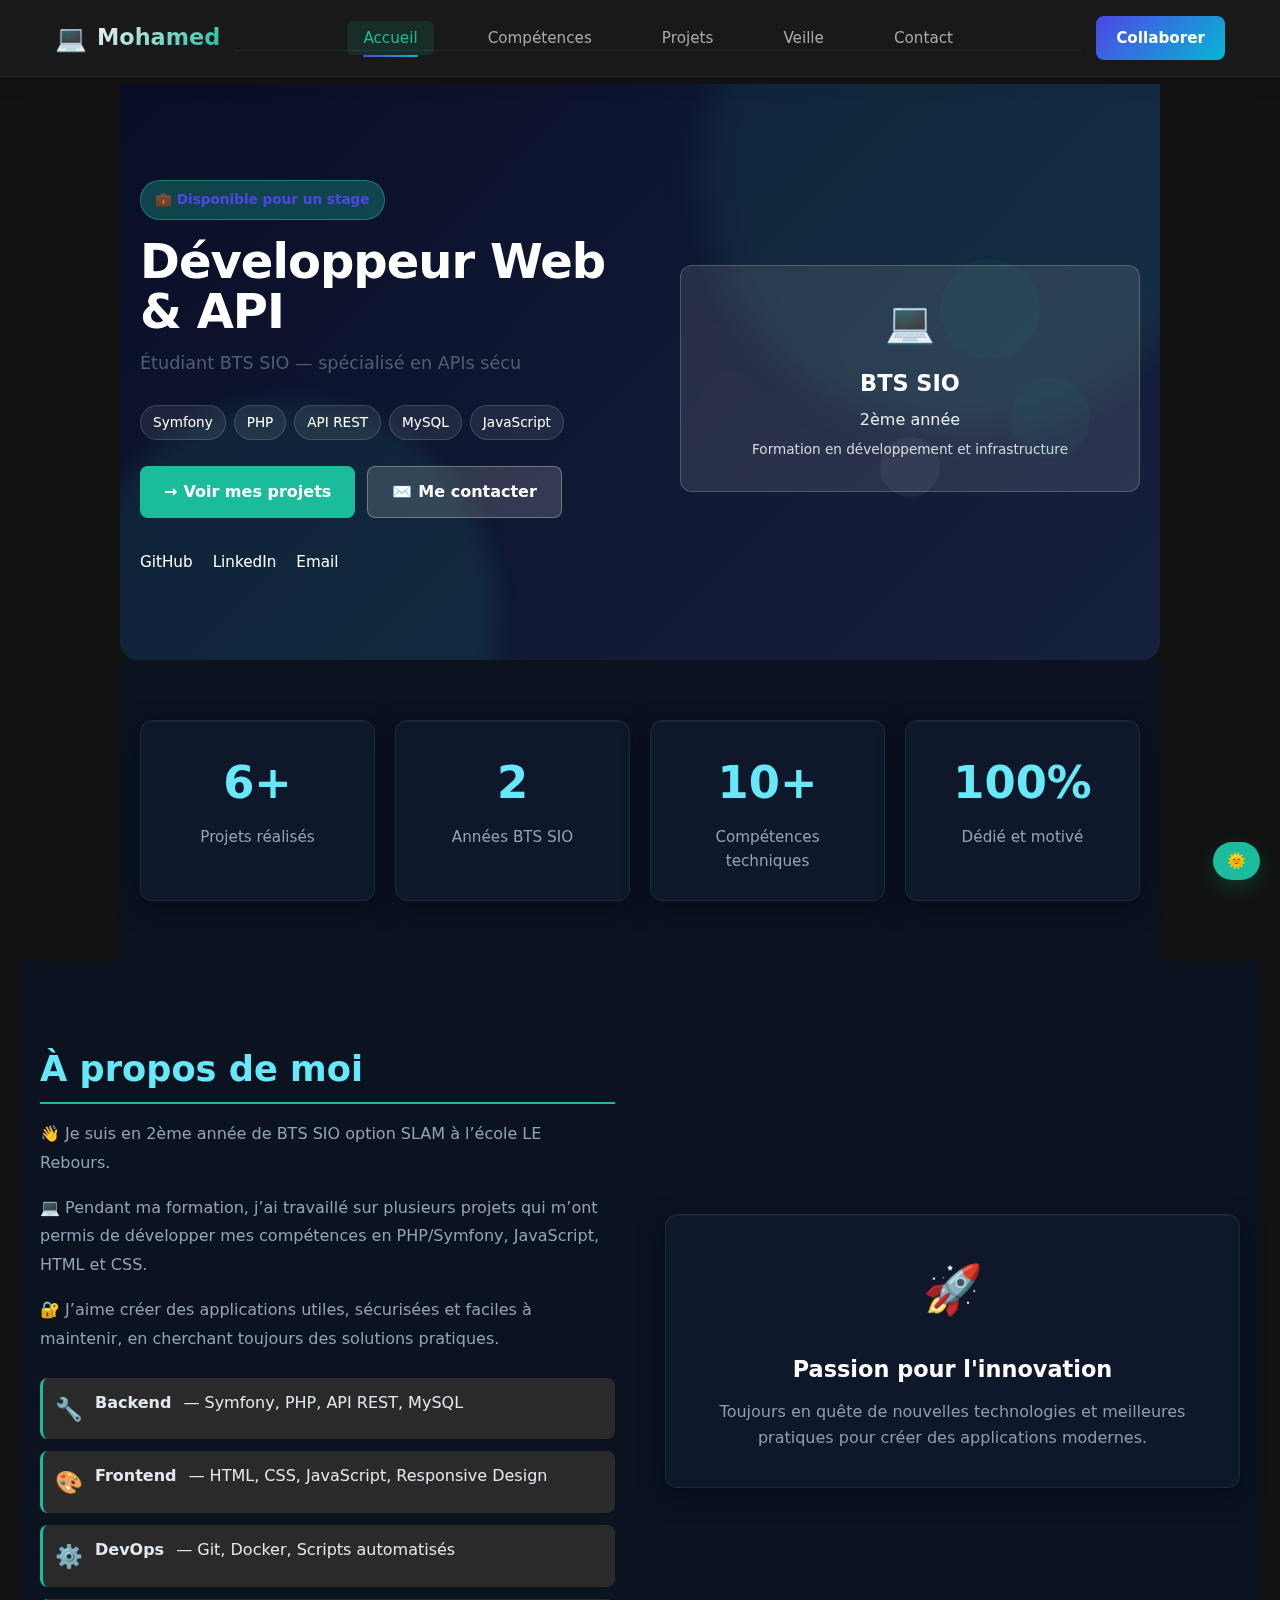
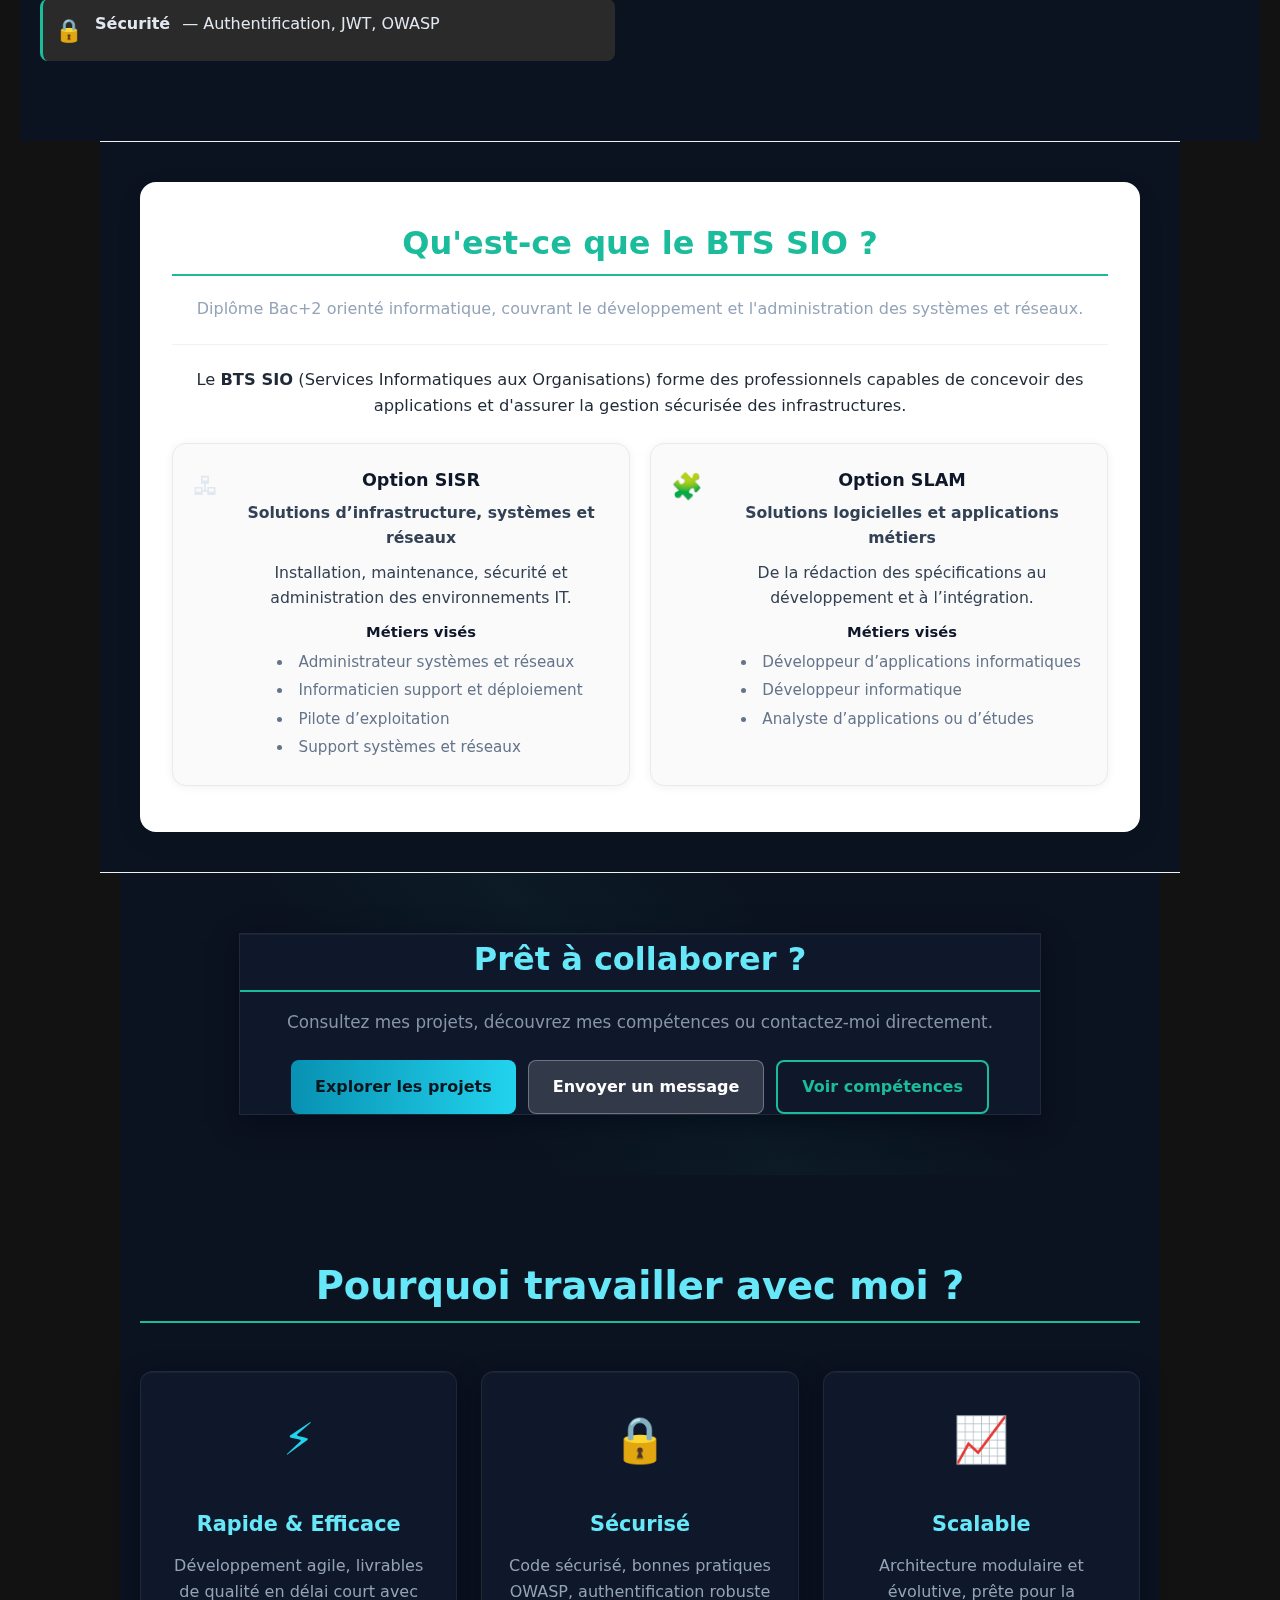
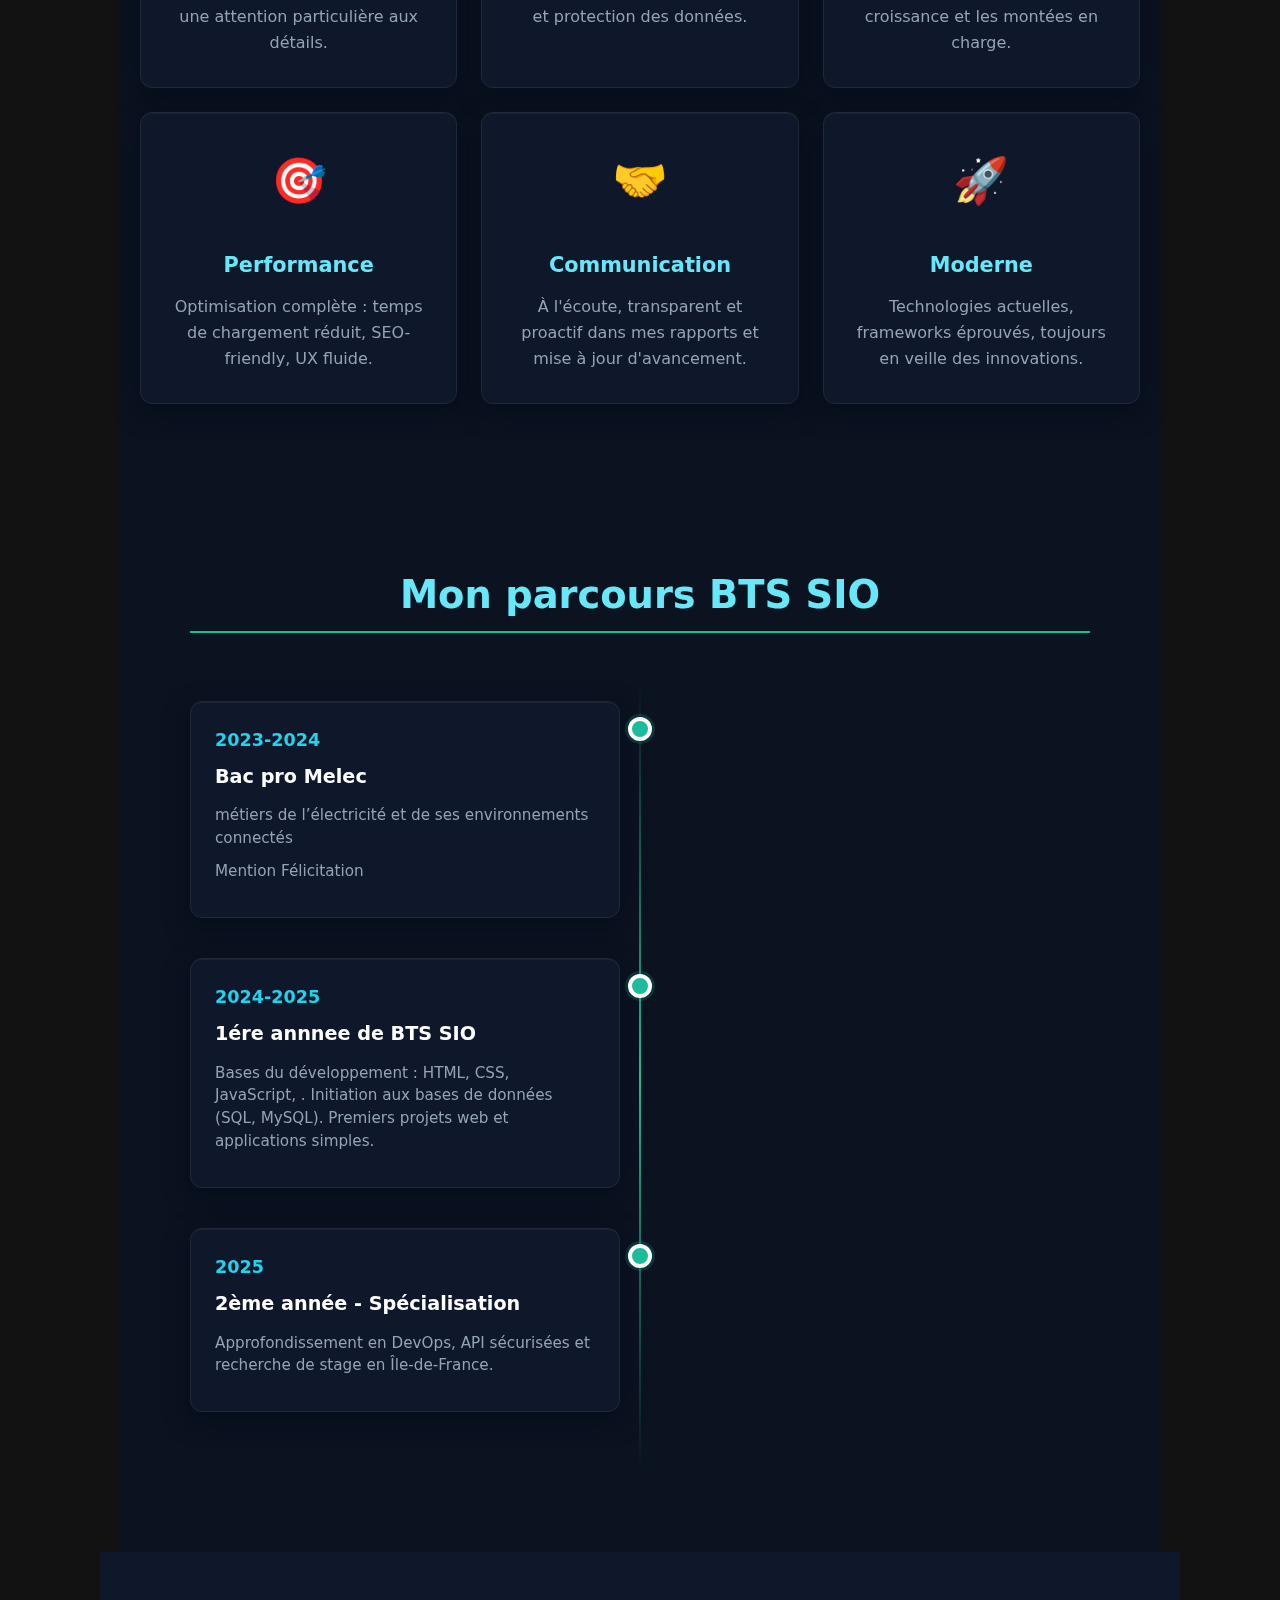
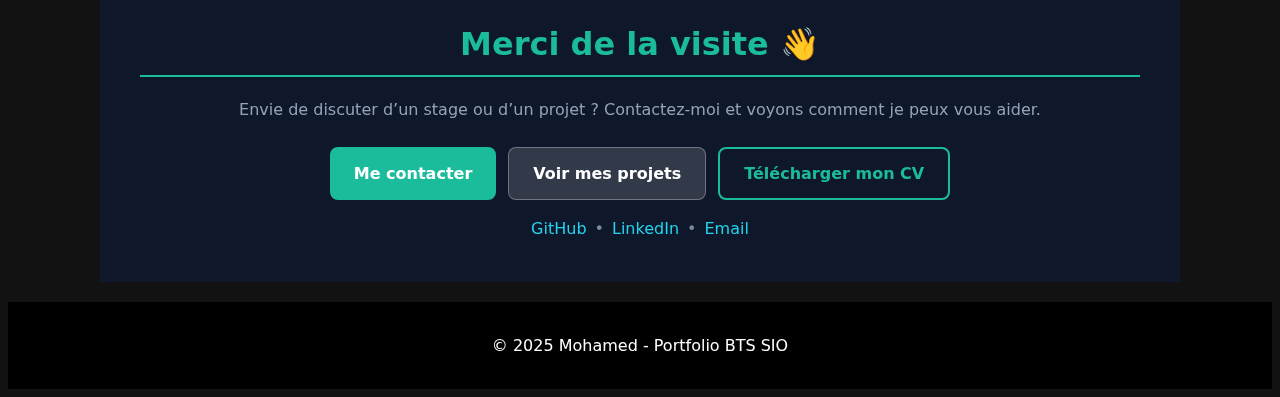
<file: index.html>
<!DOCTYPE html>
<html lang="fr">
<head>
  <meta charset="UTF-8">
  <meta name="viewport" content="width=device-width, initial-scale=1.0">
  <title>Accueil - Portfolio Mohamed</title>
  <link rel="stylesheet" href="style.css">
</head>
<body>
  <!-- Navbar Professionnelle -->
  <nav class="navbar">
    <div class="navbar-container">
      <div class="navbar-brand">
        <a href="index.html" class="logo">
          <span class="logo-icon">💻</span>
          <span class="logo-text">Mohamed</span>
        </a>
      </div>

      <button class="hamburger" id="hamburger" aria-label="Menu">
        <span></span>
        <span></span>
        <span></span>
      </button>

      <ul class="navbar-menu" id="navbarMenu">
        <li><a href="index.html" class="nav-link active">Accueil</a></li>
        <li><a href="competences.html" class="nav-link">Compétences</a></li>
        <li><a href="projets.html" class="nav-link">Projets</a></li>
        <li><a href="veille.html" class="nav-link">Veille</a></li>
        <li><a href="contact.html" class="nav-link">Contact</a></li>
      </ul>

      <div class="navbar-actions">
        <a href="contact.html" class="btn btn-nav-primary">Collaborer</a>
      </div>
    </div>
    <div class="scroll-indicator"></div>
  </nav>

  <main>
    <!-- Hero Section -->
    <section class="hero fade-in">
      <div class="hero-content">
        <div class="hero-text">
          <div class="hero-badge">💼 Disponible pour un stage</div>
          <h1 class="hero-title">Développeur Web & API</h1>
          <p class="hero-subtitle">Étudiant BTS SIO — spécialisé en <span class="hero-typed" data-phrases='["APIs sécurisées","applications web performantes","solutions évolutives"]'></span></p>
          <p class="hero-description">
            <span class="tech-chip">Symfony</span>
            <span class="tech-chip">PHP</span>
            <span class="tech-chip">API REST</span>
            <span class="tech-chip">MySQL</span>
            <span class="tech-chip">JavaScript</span>
          </p>
          
          <div class="hero-cta">
            <a href="projets.html" class="btn btn-primary">
              <span class="btn-icon">→</span> Voir mes projets
            </a>
            <a href="contact.html" class="btn btn-secondary">
              <span class="btn-icon">✉️</span> Me contacter
            </a>
          </div>

          <div class="hero-social">
            <a href="https://github.com/tonprofil" target="_blank" rel="noopener" class="social-link" aria-label="GitHub">
              <span>GitHub</span>
            </a>
            <a href="https://linkedin.com/in/tonprofil" target="_blank" rel="noopener" class="social-link" aria-label="LinkedIn">
              <span>LinkedIn</span>
            </a>
            <a href="mailto:mohamed@example.com" class="social-link" aria-label="Email">
              <span>Email</span>
            </a>
          </div>
        </div>
        <div class="hero-visual">
          <div class="hero-card animate-float">
            <div class="card-icon">💻</div>
            <div class="card-content">
              <h3>BTS SIO</h3>
              <p>2ème année</p>
              <p class="small">Formation en développement et infrastructure</p>
            </div>
          </div>
          <div class="floating-shapes">
            <div class="shape shape-1"></div>
            <div class="shape shape-2"></div>
            <div class="shape shape-3"></div>
          </div>
        </div>
      </div>
    </section>

    <!-- Stats Section -->
    <section class="stats-section fade-in">
      <div class="stats-grid">
        <div class="stat-card">
          <h3 class="stat-number">6+</h3>
          <p class="stat-label">Projets réalisés</p>
        </div>
        <div class="stat-card">
          <h3 class="stat-number">2</h3>
          <p class="stat-label">Années BTS SIO</p>
        </div>
        <div class="stat-card">
          <h3 class="stat-number">10+</h3>
          <p class="stat-label">Compétences techniques</p>
        </div>
        <div class="stat-card">
          <h3 class="stat-number">100%</h3>
          <p class="stat-label">Dédié et motivé</p>
        </div>
      </div>
    </section>

    <!-- About Section -->
    <section id="about" class="about-section fade-in">
      <div class="about-content">
        <div class="about-text">
          <h2>À propos de moi</h2>
          <p>👋 Je suis en 2ème année de BTS SIO option SLAM à l’école LE Rebours.</p>
          <p>💻 Pendant ma formation, j’ai travaillé sur plusieurs projets qui m’ont permis de développer mes compétences en PHP/Symfony, JavaScript, HTML et CSS.</p>
          <p>🔐 J’aime créer des applications utiles, sécurisées et faciles à maintenir, en cherchant toujours des solutions pratiques.</p>
          
          <div class="skills-highlight">
            <div class="skill">
              <span class="skill-icon">🔧</span>
              <strong>Backend</strong> — Symfony, PHP, API REST, MySQL
            </div>
            <div class="skill">
              <span class="skill-icon">🎨</span>
              <strong>Frontend</strong> — HTML, CSS, JavaScript, Responsive Design
            </div>
            <div class="skill">
              <span class="skill-icon">⚙️</span>
              <strong>DevOps</strong> — Git, Docker, Scripts automatisés
            </div>
            <div class="skill">
              <span class="skill-icon">🔒</span>
              <strong>Sécurité</strong> — Authentification, JWT, OWASP
            </div>
          </div>
        </div>
        <div class="about-visual">
          <div class="card-highlight">
            <div class="highlight-icon">🚀</div>
            <h3>Passion pour l'innovation</h3>
            <p>Toujours en quête de nouvelles technologies et meilleures pratiques pour créer des applications modernes.</p>
          </div>
        </div>
      </div>
    </section>

    <!-- BTS SIO Section -->
    <section class="bts-sio-section fade-in">
      <div class="bts-sio-container">
        <div class="bts-sio-header">
          <h2>Qu'est-ce que le BTS SIO&nbsp;?</h2>
          <p class="bts-sio-lead">Diplôme Bac+2 orienté informatique, couvrant le développement et l'administration des systèmes et réseaux.</p>
        </div>
        <div class="bts-sio-divider"></div>
        <div class="bts-sio-intro">
          Le <strong>BTS SIO</strong> (Services Informatiques aux Organisations) forme des professionnels capables de concevoir des applications et d'assurer la gestion sécurisée des infrastructures.
        </div>
        <div class="bts-sio-options">
          <article class="bts-sio-option">
            <div class="option-icon" aria-hidden="true">🖧</div>
            <div class="option-content">
              <h3>Option SISR</h3>
              <p class="option-subtitle">Solutions d’infrastructure, systèmes et réseaux</p>
              <p>Installation, maintenance, sécurité et administration des environnements IT.</p>
              <div class="option-group">
                <div class="option-title">Métiers visés</div>
                <ul class="option-list">
                  <li>Administrateur systèmes et réseaux</li>
                  <li>Informaticien support et déploiement</li>
                  <li>Pilote d’exploitation</li>
                  <li>Support systèmes et réseaux</li>
                </ul>
              </div>
            </div>
          </article>
          <article class="bts-sio-option">
            <div class="option-icon" aria-hidden="true">🧩</div>
            <div class="option-content">
              <h3>Option SLAM</h3>
              <p class="option-subtitle">Solutions logicielles et applications métiers</p>
              <p>De la rédaction des spécifications au développement et à l’intégration.</p>
              <div class="option-group">
                <div class="option-title">Métiers visés</div>
                <ul class="option-list">
                  <li>Développeur d’applications informatiques</li>
                  <li>Développeur informatique</li>
                  <li>Analyste d’applications ou d’études</li>
                </ul>
              </div>
            </div>
          </article>
        </div>
      </div>
    </section>

    <!-- CTA Section -->
    <section class="cta-section fade-in">
      <div class="cta-content">
        <h2>Prêt à collaborer ?</h2>
        <p>Consultez mes projets, découvrez mes compétences ou contactez-moi directement.</p>
        <div class="cta-buttons">
          <a href="projets.html" class="btn btn-primary">Explorer les projets</a>
          <a href="contact.html" class="btn btn-secondary">Envoyer un message</a>
          <a href="competences.html" class="btn btn-ghost">Voir compétences</a>
        </div>
      </div>
    </section>

    <!-- Features Section -->
    <section class="features-section fade-in">
      <div class="features-container">
        <h2>Pourquoi travailler avec moi ?</h2>
        <div class="features-grid">
          <div class="feature-card">
            <div class="feature-icon">⚡</div>
            <h3>Rapide & Efficace</h3>
            <p>Développement agile, livrables de qualité en délai court avec une attention particulière aux détails.</p>
          </div>
          <div class="feature-card">
            <div class="feature-icon">🔒</div>
            <h3>Sécurisé</h3>
            <p>Code sécurisé, bonnes pratiques OWASP, authentification robuste et protection des données.</p>
          </div>
          <div class="feature-card">
            <div class="feature-icon">📈</div>
            <h3>Scalable</h3>
            <p>Architecture modulaire et évolutive, prête pour la croissance et les montées en charge.</p>
          </div>
          <div class="feature-card">
            <div class="feature-icon">🎯</div>
            <h3>Performance</h3>
            <p>Optimisation complète : temps de chargement réduit, SEO-friendly, UX fluide.</p>
          </div>
          <div class="feature-card">
            <div class="feature-icon">🤝</div>
            <h3>Communication</h3>
            <p>À l'écoute, transparent et proactif dans mes rapports et mise à jour d'avancement.</p>
          </div>
          <div class="feature-card">
            <div class="feature-icon">🚀</div>
            <h3>Moderne</h3>
            <p>Technologies actuelles, frameworks éprouvés, toujours en veille des innovations.</p>
          </div>
        </div>
      </div>
    </section>


    <!-- Timeline Section -->
    <section class="timeline-section fade-in">
      <div class="timeline-container">
        <h2>Mon parcours BTS SIO</h2>
        <div class="timeline">
          <div class="timeline-item">
            <div class="timeline-dot"></div>
            <div class="timeline-content">
              <div class="timeline-year">2023-2024</div>
              <h3>Bac pro Melec</h3>
              <p>métiers de l’électricité et de ses environnements connectés</p>
              <p>Mention Félicitation</p>
            </div>
          </div>
          <div class="timeline-item">
            <div class="timeline-dot"></div>
            <div class="timeline-content">
              <div class="timeline-year">2024-2025</div>
              <h3>1ére annnee de BTS SIO</h3>
              <p>Bases du développement : HTML, CSS, JavaScript, .
              

              Initiation aux bases de données (SQL, MySQL).
              Premiers projets web et applications simples.</p>
            </div>
          </div>
          <div class="timeline-item">
            <div class="timeline-dot"></div>
            <div class="timeline-content">
              <div class="timeline-year">2025</div>
              <h3>2ème année - Spécialisation</h3>
              <p>Approfondissement en DevOps, API sécurisées et recherche de stage en Île-de-France.</p>
            </div>
          </div>
        </div>
      </div>
    </section>



    <!-- Final Section -->
    <section class="final-section fade-in">
      <div class="final-container">
        <h2>Merci de la visite 👋</h2>
        <p>Envie de discuter d’un stage ou d’un projet ? Contactez-moi et voyons comment je peux vous aider.</p>
        <div class="final-actions">
          <a href="contact.html" class="btn btn-primary">Me contacter</a>
          <a href="projets.html" class="btn btn-secondary">Voir mes projets</a>
          <a href="cv.pdf" class="btn btn-ghost" target="_blank" rel="noopener">Télécharger mon CV</a>
        </div>
        <div class="final-links">
          <a href="https://github.com/tonprofil" target="_blank" rel="noopener">GitHub</a>
          <span>•</span>
          <a href="https://linkedin.com/in/tonprofil" target="_blank" rel="noopener">LinkedIn</a>
          <span>•</span>
          <a href="mailto:mohamed@example.com">Email</a>
        </div>
      </div>
    </section>
  </main>
  

  <footer>
    <p>&copy; 2025 Mohamed - Portfolio BTS SIO</p>
    <button id="toggleDarkMode" class="btn-theme" aria-label="Mode sombre">
      <span class="theme-icon">🌙</span>
    </button>
  </footer>

  <script src="script.js"></script>
</body>
</html>
</file>
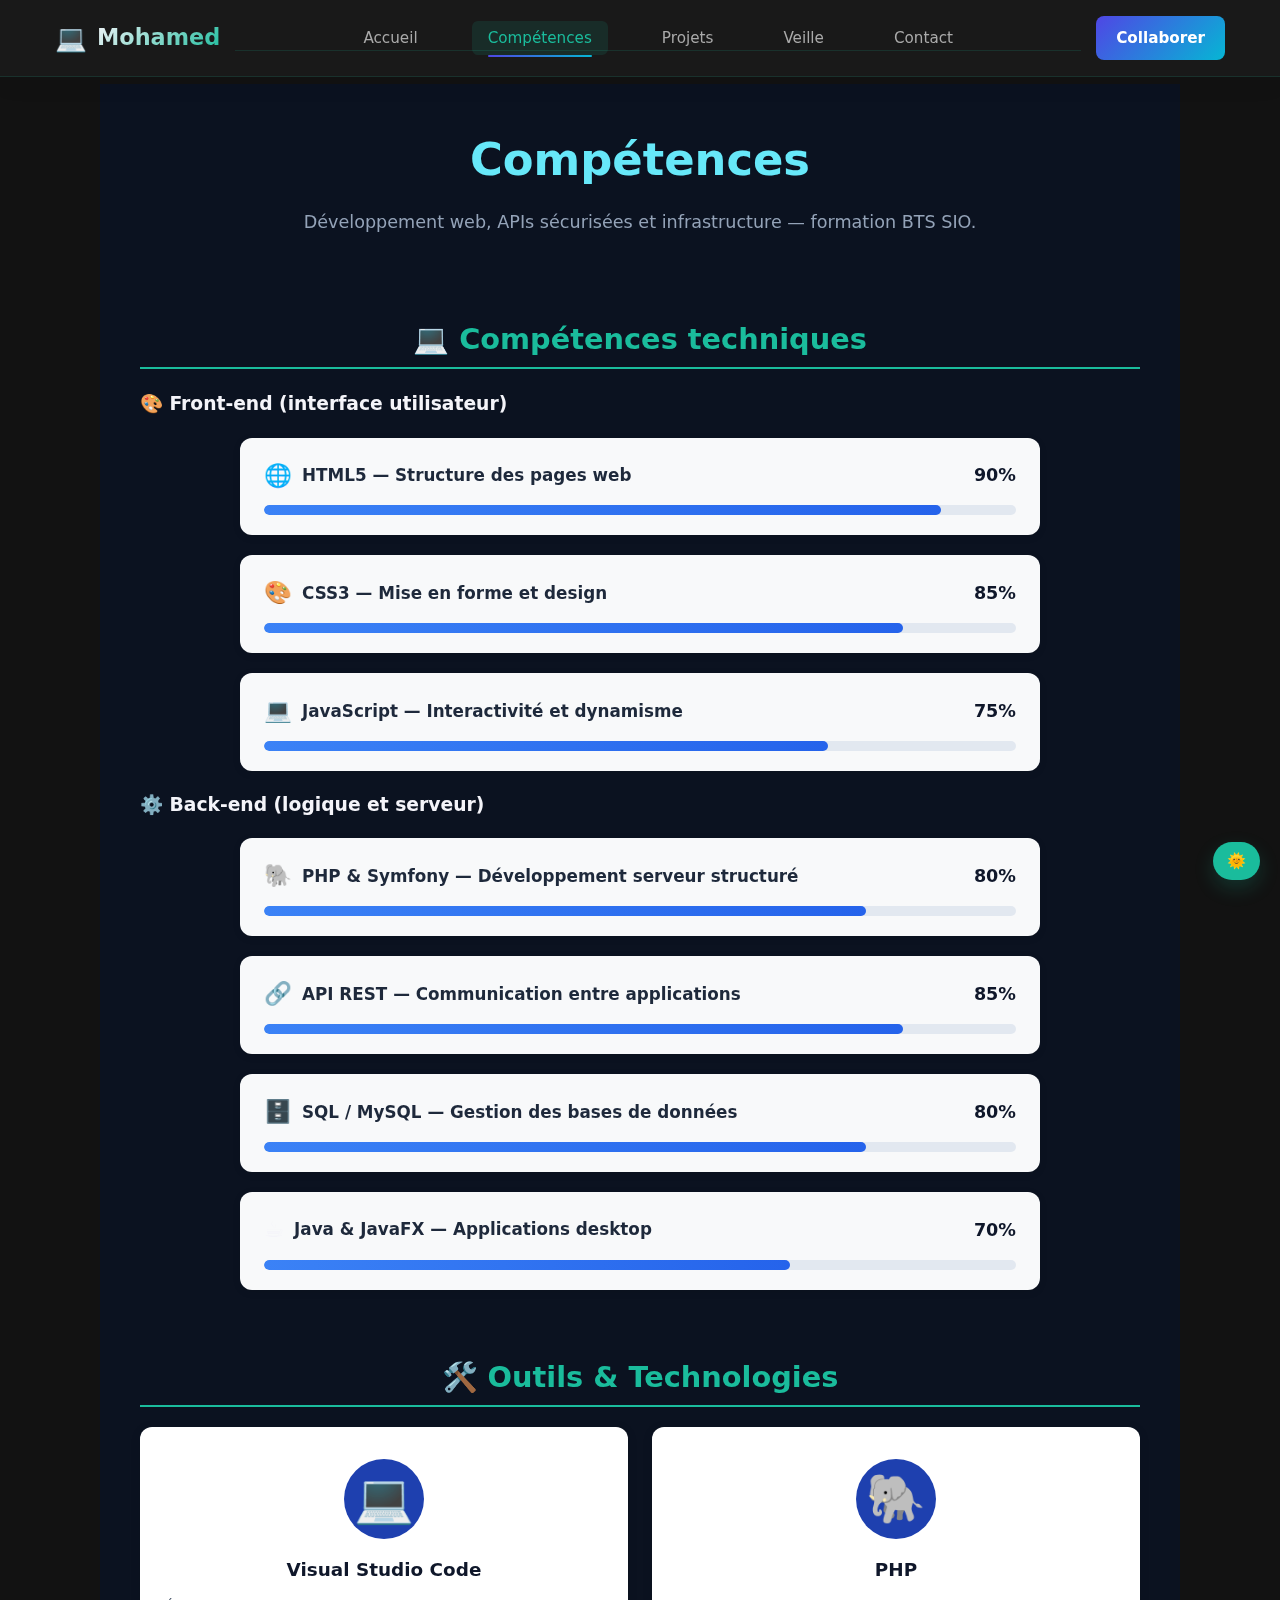
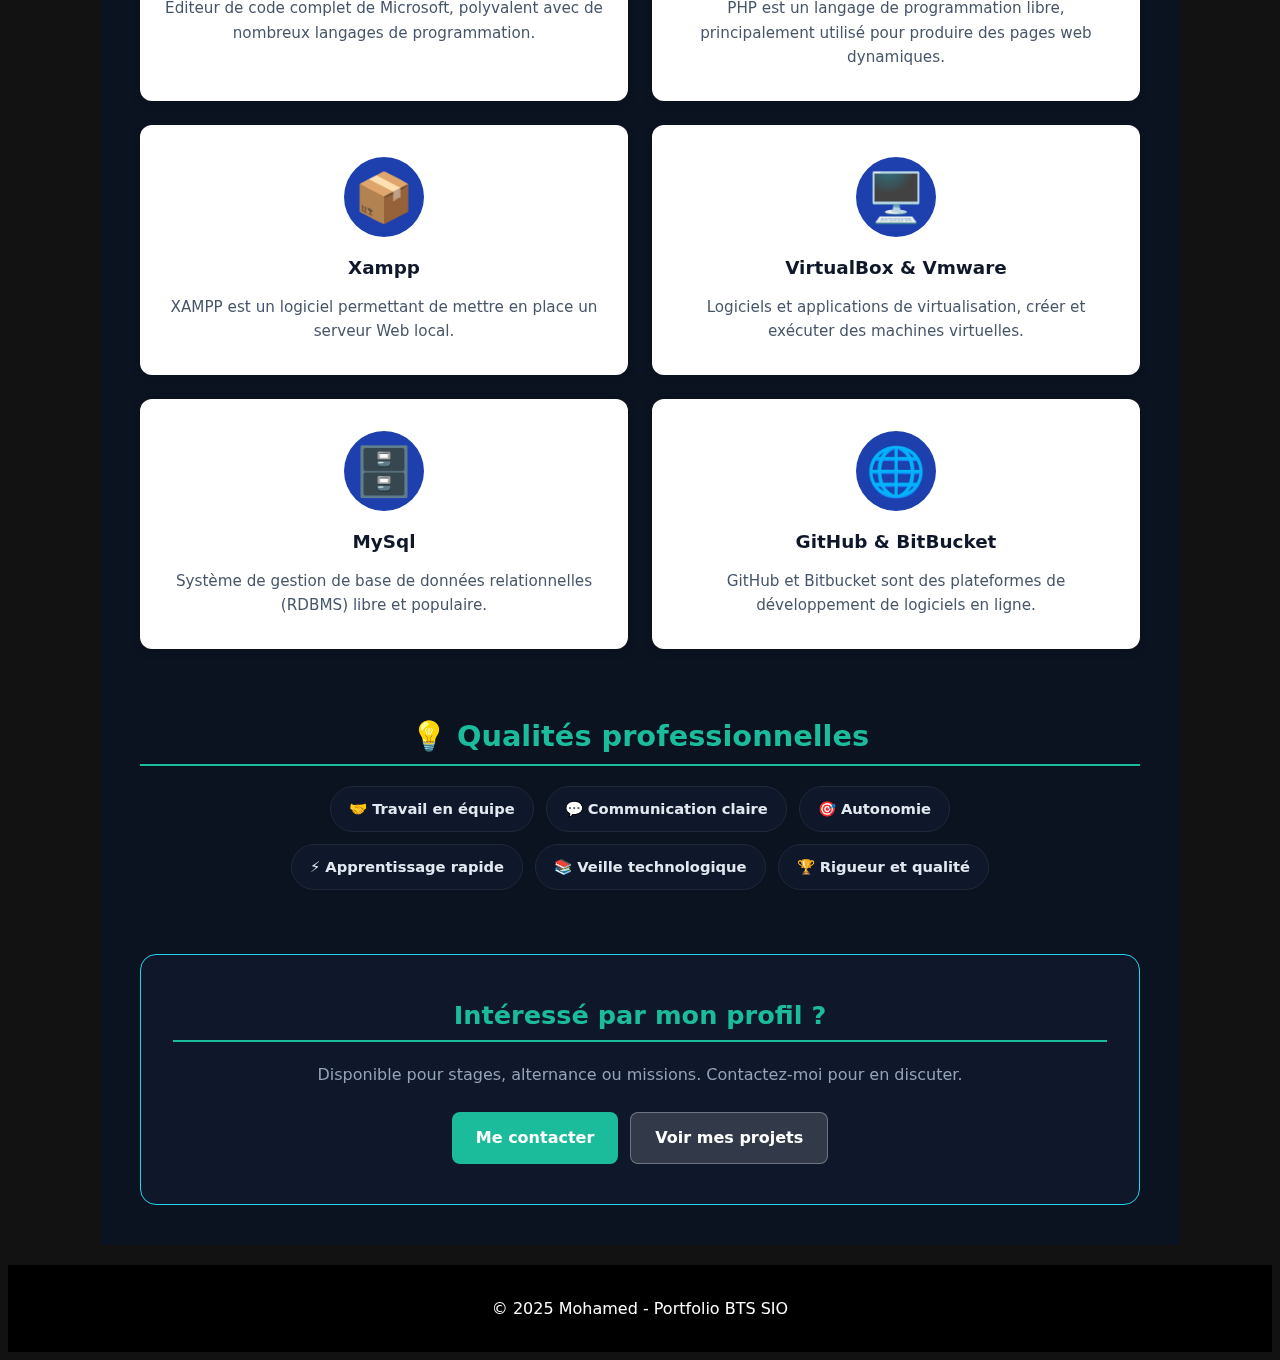
<file: competences.html>
<!DOCTYPE html>
<html lang="fr">
<head>
  <meta charset="UTF-8">
  <meta name="viewport" content="width=device-width, initial-scale=1.0">
  <title>Compétences - Portfolio Mohamed</title>
  <link rel="stylesheet" href="style.css">
</head>
<body>
  <!-- Navbar Professionnelle -->
  <nav class="navbar">
    <div class="navbar-container">
      <div class="navbar-brand">
        <a href="index.html" class="logo">
          <span class="logo-icon">💻</span>
          <span class="logo-text">Mohamed</span>
        </a>
      </div>

      <button class="hamburger" id="hamburger" aria-label="Menu">
        <span></span>
        <span></span>
        <span></span>
      </button>

      <ul class="navbar-menu" id="navbarMenu">
        <li><a href="index.html" class="nav-link">Accueil</a></li>
        <li><a href="competences.html" class="nav-link active">Compétences</a></li>
        <li><a href="projets.html" class="nav-link">Projets</a></li>
        <li><a href="veille.html" class="nav-link">Veille</a></li>
        <li><a href="contact.html" class="nav-link">Contact</a></li>
      </ul>

      <div class="navbar-actions">
        <a href="contact.html" class="btn btn-nav-primary">Collaborer</a>
      </div>
    </div>
    <div class="scroll-indicator"></div>
  </nav>

  <main>
    <!-- Hero compact -->
    <section class="comp-hero fade-in">
      <div class="comp-container">
        <h1>Compétences</h1>
        <p class="comp-lead">Développement web, APIs sécurisées et infrastructure — formation BTS SIO.</p>
      </div>
    </section>

    <!-- Compétences techniques -->
    <section class="comp-main">
      <div class="comp-container">
        <div class="comp-section">
          <h2>💻 Compétences techniques</h2>
          
          <!-- Frontend -->
          <div class="comp-subsection">
            <h3 class="comp-subsection-title">🎨 Front-end (interface utilisateur)</h3>
            <div class="comp-skills">
              <div class="skill-bar-item">
                <div class="skill-bar-header">
                  <div class="skill-bar-label">
                    <span class="skill-bar-icon">🌐</span>
                    <span class="skill-bar-name">HTML5 — Structure des pages web</span>
                  </div>
                  <span class="skill-bar-percent">90%</span>
                </div>
                <div class="skill-bar-track">
                  <div class="skill-bar-fill" style="width: 90%"></div>
                </div>
              </div>

              <div class="skill-bar-item">
                <div class="skill-bar-header">
                  <div class="skill-bar-label">
                    <span class="skill-bar-icon">🎨</span>
                    <span class="skill-bar-name">CSS3 — Mise en forme et design</span>
                  </div>
                  <span class="skill-bar-percent">85%</span>
                </div>
                <div class="skill-bar-track">
                  <div class="skill-bar-fill" style="width: 85%"></div>
                </div>
              </div>

              <div class="skill-bar-item">
                <div class="skill-bar-header">
                  <div class="skill-bar-label">
                    <span class="skill-bar-icon">💻</span>
                    <span class="skill-bar-name">JavaScript — Interactivité et dynamisme</span>
                  </div>
                  <span class="skill-bar-percent">75%</span>
                </div>
                <div class="skill-bar-track">
                  <div class="skill-bar-fill" style="width: 75%"></div>
                </div>
              </div>
            </div>
          </div>

          <!-- Backend -->
          <div class="comp-subsection">
            <h3 class="comp-subsection-title">⚙️ Back-end (logique et serveur)</h3>
            <div class="comp-skills">
              <div class="skill-bar-item">
                <div class="skill-bar-header">
                  <div class="skill-bar-label">
                    <span class="skill-bar-icon">🐘</span>
                    <span class="skill-bar-name">PHP & Symfony — Développement serveur structuré</span>
                  </div>
                  <span class="skill-bar-percent">80%</span>
                </div>
                <div class="skill-bar-track">
                  <div class="skill-bar-fill" style="width: 80%"></div>
                </div>
              </div>

              <div class="skill-bar-item">
                <div class="skill-bar-header">
                  <div class="skill-bar-label">
                    <span class="skill-bar-icon">🔗</span>
                    <span class="skill-bar-name">API REST — Communication entre applications</span>
                  </div>
                  <span class="skill-bar-percent">85%</span>
                </div>
                <div class="skill-bar-track">
                  <div class="skill-bar-fill" style="width: 85%"></div>
                </div>
              </div>

              <div class="skill-bar-item">
                <div class="skill-bar-header">
                  <div class="skill-bar-label">
                    <span class="skill-bar-icon">🗄️</span>
                    <span class="skill-bar-name">SQL / MySQL — Gestion des bases de données</span>
                  </div>
                  <span class="skill-bar-percent">80%</span>
                </div>
                <div class="skill-bar-track">
                  <div class="skill-bar-fill" style="width: 80%"></div>
                </div>
              </div>

              <div class="skill-bar-item">
                <div class="skill-bar-header">
                  <div class="skill-bar-label">
                    <span class="skill-bar-icon">☕</span>
                    <span class="skill-bar-name">Java & JavaFX — Applications desktop</span>
                  </div>
                  <span class="skill-bar-percent">70%</span>
                </div>
                <div class="skill-bar-track">
                  <div class="skill-bar-fill" style="width: 70%"></div>
                </div>
              </div>
            </div>
          </div>
        </div>

        <!-- Outils & Technologies -->
        <div class="comp-section">
          <h2>🛠️ Outils & Technologies</h2>
          <div class="comp-tools">
            <div class="tool-card">
              <div class="tool-icon">💻</div>
              <h3>Visual Studio Code</h3>
              <p>Éditeur de code complet de Microsoft, polyvalent avec de nombreux langages de programmation.</p>
            </div>
            <div class="tool-card">
              <div class="tool-icon">🐘</div>
              <h3>PHP</h3>
              <p>PHP est un langage de programmation libre, principalement utilisé pour produire des pages web dynamiques.</p>
            </div>
            <div class="tool-card">
              <div class="tool-icon">📦</div>
              <h3>Xampp</h3>
              <p>XAMPP est un logiciel permettant de mettre en place un serveur Web local.</p>
            </div>
            <div class="tool-card">
              <div class="tool-icon">🖥️</div>
              <h3>VirtualBox & Vmware</h3>
              <p>Logiciels et applications de virtualisation, créer et exécuter des machines virtuelles.</p>
            </div>
            <div class="tool-card">
              <div class="tool-icon">🗄️</div>
              <h3>MySql</h3>
              <p>Système de gestion de base de données relationnelles (RDBMS) libre et populaire.</p>
            </div>
            <div class="tool-card">
              <div class="tool-icon">🌐</div>
              <h3>GitHub & BitBucket</h3>
              <p>GitHub et Bitbucket sont des plateformes de développement de logiciels en ligne.</p>
            </div>
          </div>
        </div>

        <!-- Soft skills -->
        <div class="comp-section">
          <h2>💡 Qualités professionnelles</h2>
          <div class="comp-tags">
            <span class="comp-tag">🤝 Travail en équipe</span>
            <span class="comp-tag">💬 Communication claire</span>
            <span class="comp-tag">🎯 Autonomie</span>
            <span class="comp-tag">⚡ Apprentissage rapide</span>
            <span class="comp-tag">📚 Veille technologique</span>
            <span class="comp-tag">🏆 Rigueur et qualité</span>
          </div>
        </div>

        <!-- CTA -->
        <div class="comp-cta">
          <h2>Intéressé par mon profil ?</h2>
          <p>Disponible pour stages, alternance ou missions. Contactez-moi pour en discuter.</p>
          <div class="comp-cta-actions">
            <a href="contact.html" class="btn btn-primary">Me contacter</a>
            <a href="projets.html" class="btn btn-secondary">Voir mes projets</a>
          </div>
        </div>
      </div>
    </section>
  </main>

  <footer>
    <p>&copy; 2025 Mohamed - Portfolio BTS SIO</p>
    <button id="toggleDarkMode" class="btn-theme" aria-label="Mode sombre">
      <span class="theme-icon">🌙</span>
    </button>
  </footer>

  <script src="script.js"></script>
</body>
</html>
</file>
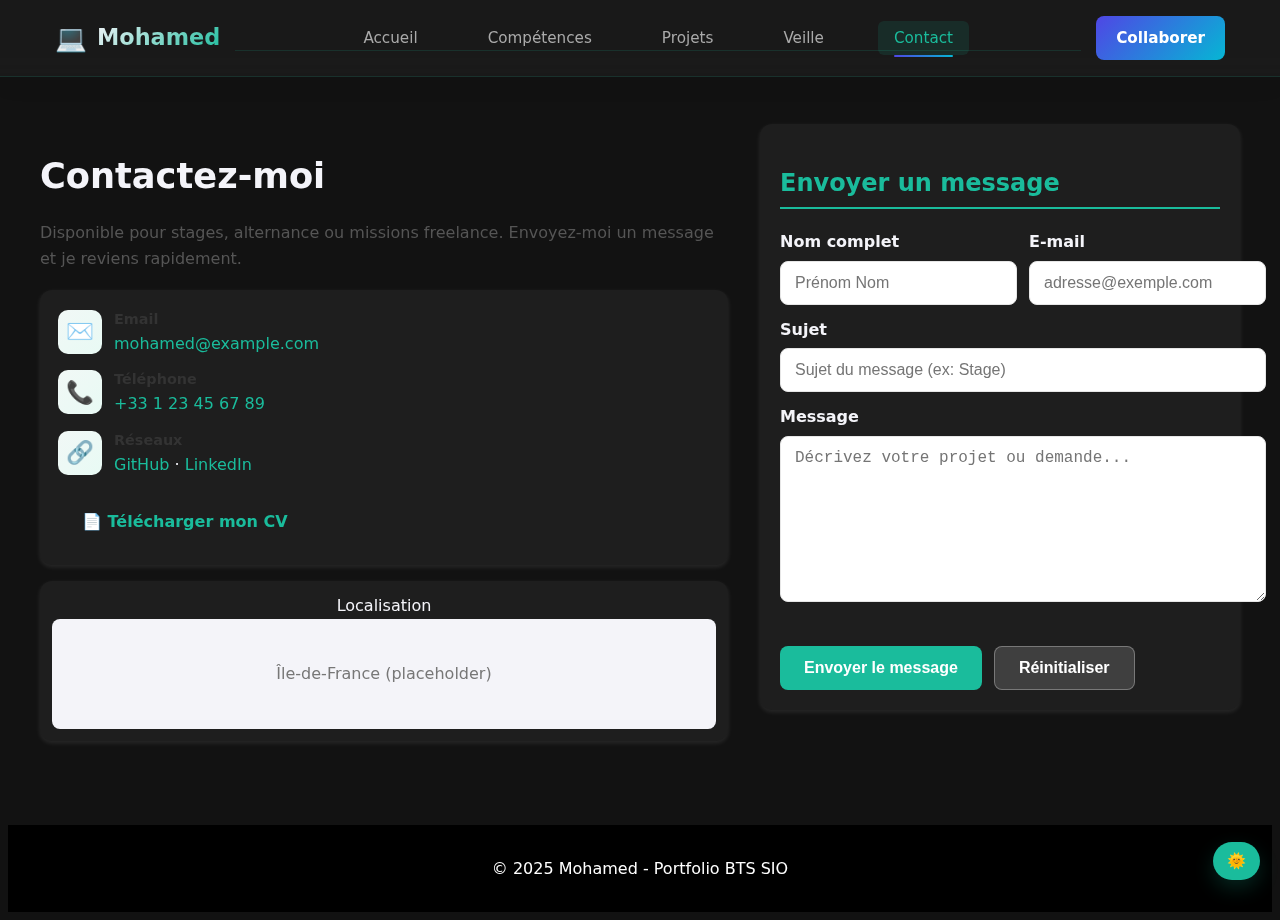
<file: contact.html>
<!DOCTYPE html>
<html lang="fr">
<head>
  <meta charset="UTF-8">
  <meta name="viewport" content="width=device-width, initial-scale=1.0">
  <title>Contact - Portfolio Mohamed</title>
  <link rel="stylesheet" href="style.css">
</head>
<body>
  <!-- Navbar Professionnelle -->
  <nav class="navbar">
    <div class="navbar-container">
      <div class="navbar-brand">
        <a href="index.html" class="logo">
          <span class="logo-icon">💻</span>
          <span class="logo-text">Mohamed</span>
        </a>
      </div>

      <button class="hamburger" id="hamburger" aria-label="Menu">
        <span></span>
        <span></span>
        <span></span>
      </button>

      <ul class="navbar-menu" id="navbarMenu">
        <li><a href="index.html" class="nav-link">Accueil</a></li>
        <li><a href="competences.html" class="nav-link">Compétences</a></li>
        <li><a href="projets.html" class="nav-link">Projets</a></li>
        <li><a href="veille.html" class="nav-link">Veille</a></li>
        <li><a href="contact.html" class="nav-link active">Contact</a></li>
      </ul>

      <div class="navbar-actions">
        <a href="contact.html" class="btn btn-nav-primary">Collaborer</a>
      </div>
    </div>
    <div class="scroll-indicator"></div>
  </nav>

  <main id="contact" class="contact-section fade-in">
    <div class="contact-container contact-grid">
      <div class="contact-hero">
        <h1>Contactez-moi</h1>
        <p class="lead">Disponible pour stages, alternance ou missions freelance. Envoyez-moi un message et je reviens rapidement.</p>

        <div class="contact-details card">
          <div class="detail-row">
            <div class="detail-icon">✉️</div>
            <div>
              <div class="detail-label">Email</div>
              <a href="mailto:mohamed@example.com">mohamed@example.com</a>
            </div>
          </div>

          <div class="detail-row">
            <div class="detail-icon">📞</div>
            <div>
              <div class="detail-label">Téléphone</div>
              <a href="tel:+33123456789">+33 1 23 45 67 89</a>
            </div>
          </div>

          <div class="detail-row">
            <div class="detail-icon">🔗</div>
            <div>
              <div class="detail-label">Réseaux</div>
              <a href="https://github.com/tonprofil" target="_blank" rel="noopener">GitHub</a> ·
              <a href="https://linkedin.com/in/tonprofil" target="_blank" rel="noopener">LinkedIn</a>
            </div>
          </div>

          <div class="contact-actions">
            <a class="btn btn-outline" href="#" id="downloadCV">📄 Télécharger mon CV</a>
          </div>
        </div>

        <div class="map-placeholder card">
          <div class="map-label">Localisation</div>
          <div class="map-box">Île-de-France (placeholder)</div>
        </div>
      </div>

      <aside class="contact-form-wrapper card">
        <h2>Envoyer un message</h2>
        <form id="contactForm" class="contact-form" novalidate>
          <div class="form-grid">
            <div class="form-field">
              <label for="name">Nom complet</label>
              <input type="text" id="name" name="name" placeholder="Prénom Nom" required>
            </div>
            <div class="form-field">
              <label for="email">E‑mail</label>
              <input type="email" id="email" name="email" placeholder="adresse@exemple.com" required>
            </div>
            <div class="form-field full">
              <label for="subject">Sujet</label>
              <input type="text" id="subject" name="subject" placeholder="Sujet du message (ex: Stage)" required>
            </div>
            <div class="form-field full">
              <label for="message">Message</label>
              <textarea id="message" name="message" rows="6" placeholder="Décrivez votre projet ou demande..." required></textarea>
            </div>
          </div>

          <div id="formMessage" class="form-message" aria-live="polite" hidden></div>

          <div class="form-actions">
            <button type="submit" class="btn btn-primary">Envoyer le message</button>
            <button type="reset" class="btn btn-secondary">Réinitialiser</button>
          </div>
        </form>
      </aside>
    </div>
  </main>

  <footer>
    <p>&copy; 2025 Mohamed - Portfolio BTS SIO</p>
    <button id="toggleDarkMode" class="btn-theme" aria-label="Mode sombre">
      <span class="theme-icon">🌙</span>
    </button>
  </footer>

  <!-- Script JS -->
  <script src="script.js"></script>
</body>
</html>
</file>
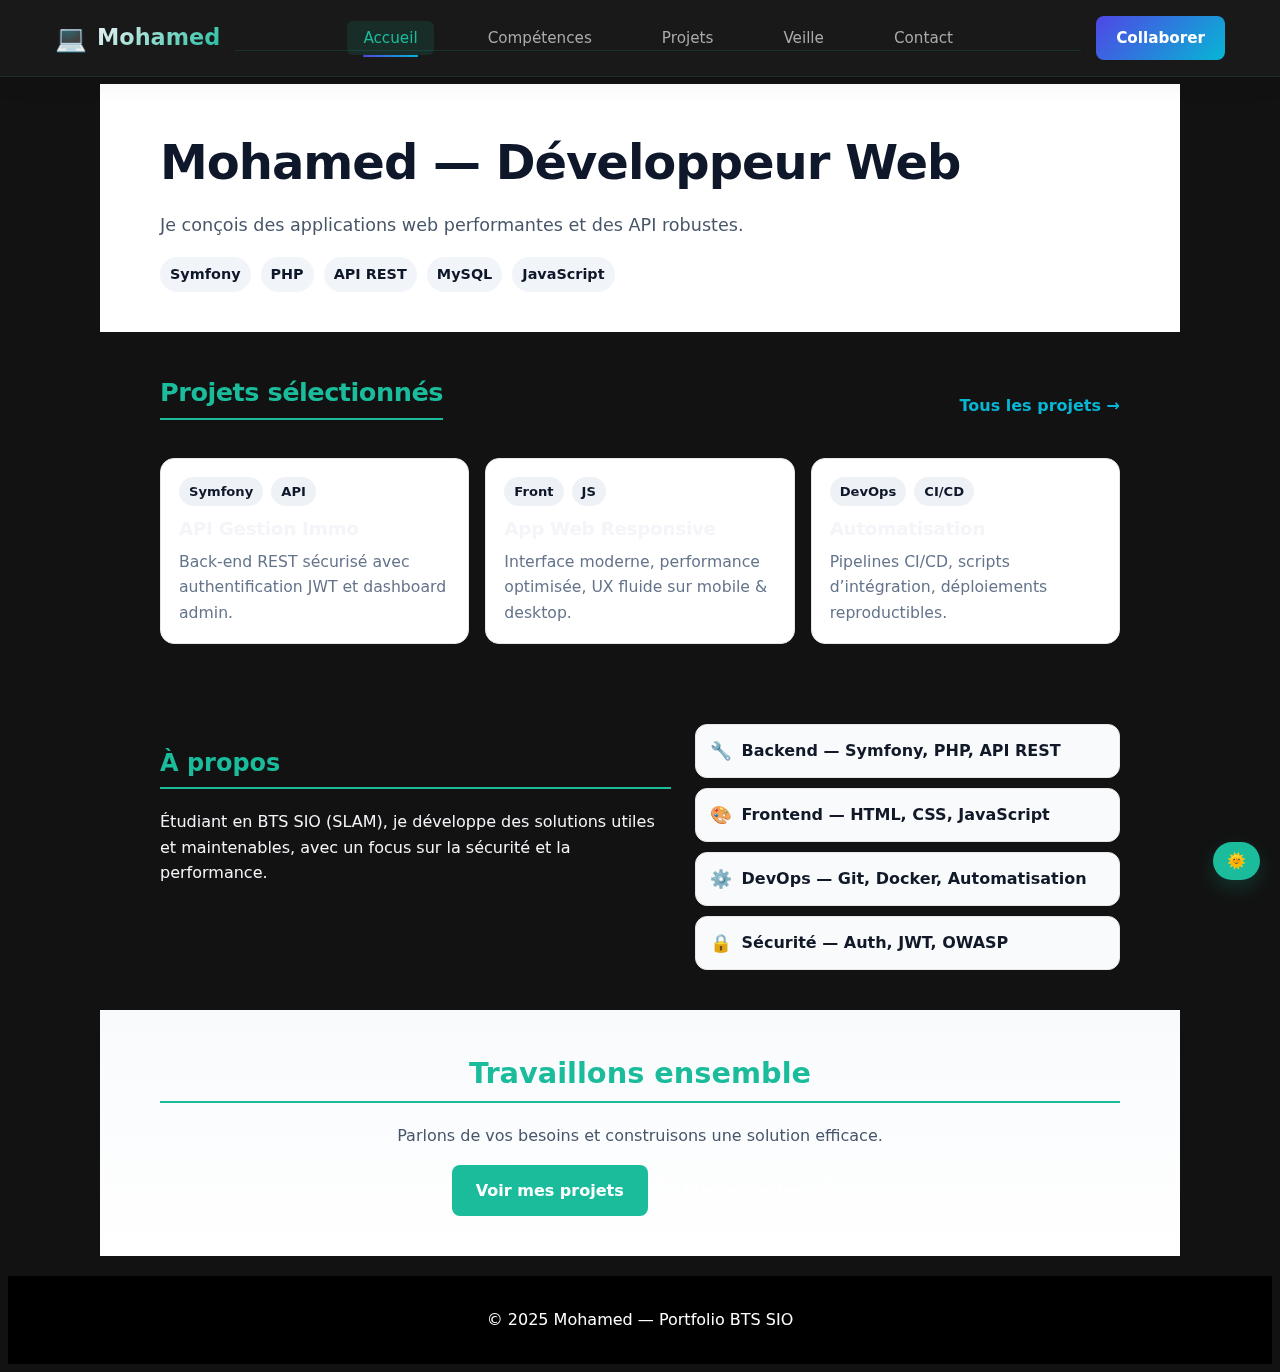
<file: index-inspired.html>
<!DOCTYPE html>
<html lang="fr">
<head>
  <meta charset="UTF-8" />
  <meta name="viewport" content="width=device-width, initial-scale=1.0" />
  <title>Accueil — Portfolio Mohamed (Inspired)</title>
  <link rel="stylesheet" href="style.css" />
</head>
<body>
  <nav class="navbar">
    <div class="navbar-container">
      <div class="navbar-brand">
        <a href="index-inspired.html" class="logo">
          <span class="logo-icon">💻</span>
          <span class="logo-text">Mohamed</span>
        </a>
      </div>
      <button class="hamburger" id="hamburger" aria-label="Menu">
        <span></span><span></span><span></span>
      </button>
      <ul class="navbar-menu" id="navbarMenu">
        <li><a href="index-inspired.html" class="nav-link active">Accueil</a></li>
        <li><a href="competences.html" class="nav-link">Compétences</a></li>
        <li><a href="projets.html" class="nav-link">Projets</a></li>
        <li><a href="veille.html" class="nav-link">Veille</a></li>
        <li><a href="contact.html" class="nav-link">Contact</a></li>
      </ul>
      <div class="navbar-actions">
        <a href="contact.html" class="btn btn-nav-primary">Collaborer</a>
      </div>
    </div>
    <div class="scroll-indicator"></div>
  </nav>

  <main class="minimal-main">
    <!-- Hero minimal -->
    <section class="minimal-hero fade-in">
      <div class="minimal-container">
        <h1 class="minimal-title">Mohamed — Développeur Web</h1>
        <p class="minimal-subtitle">Je conçois des applications web performantes et des API robustes.</p>
        <div class="minimal-meta">
          <span>Symfony</span>
          <span>PHP</span>
          <span>API REST</span>
          <span>MySQL</span>
          <span>JavaScript</span>
        </div>
      </div>
    </section>

    <!-- Projets sélectionnés -->
    <section class="minimal-section fade-in">
      <div class="minimal-container">
        <div class="minimal-head">
          <h2>Projets sélectionnés</h2>
          <a class="minimal-link" href="projets.html">Tous les projets →</a>
        </div>
        <div class="minimal-grid">
          <a class="minimal-card" href="projets.html">
            <div class="card-top">
              <div class="pill">Symfony</div>
              <div class="pill">API</div>
            </div>
            <h3>API Gestion Immo</h3>
            <p>Back-end REST sécurisé avec authentification JWT et dashboard admin.</p>
          </a>
          <a class="minimal-card" href="projets.html">
            <div class="card-top">
              <div class="pill">Front</div>
              <div class="pill">JS</div>
            </div>
            <h3>App Web Responsive</h3>
            <p>Interface moderne, performance optimisée, UX fluide sur mobile & desktop.</p>
          </a>
          <a class="minimal-card" href="projets.html">
            <div class="card-top">
              <div class="pill">DevOps</div>
              <div class="pill">CI/CD</div>
            </div>
            <h3>Automatisation</h3>
            <p>Pipelines CI/CD, scripts d’intégration, déploiements reproductibles.</p>
          </a>
        </div>
      </div>
    </section>

    <!-- À propos rapide -->
    <section class="minimal-section fade-in">
      <div class="minimal-container">
        <div class="minimal-split">
          <div>
            <h2>À propos</h2>
            <p>Étudiant en BTS SIO (SLAM), je développe des solutions utiles et maintenables, avec un focus sur la sécurité et la performance.</p>
          </div>
          <div class="minimal-stack">
            <div class="stack-item"><span>🔧</span> Backend — Symfony, PHP, API REST</div>
            <div class="stack-item"><span>🎨</span> Frontend — HTML, CSS, JavaScript</div>
            <div class="stack-item"><span>⚙️</span> DevOps — Git, Docker, Automatisation</div>
            <div class="stack-item"><span>🔒</span> Sécurité — Auth, JWT, OWASP</div>
          </div>
        </div>
      </div>
    </section>

    <!-- CTA -->
    <section class="minimal-cta fade-in">
      <div class="minimal-container">
        <h2>Travaillons ensemble</h2>
        <p>Parlons de vos besoins et construisons une solution efficace.</p>
        <div class="cta-actions">
          <a href="projets.html" class="btn btn-primary">Voir mes projets</a>
          <a href="contact.html" class="btn btn-secondary">Me contacter</a>
        </div>
      </div>
    </section>
  </main>

  <footer>
    <p>&copy; 2025 Mohamed — Portfolio BTS SIO</p>
    <button id="toggleDarkMode" class="btn-theme" aria-label="Mode sombre">
      <span class="theme-icon">🌙</span>
    </button>
  </footer>

  <script src="script.js"></script>
</body>
</html>
</file>
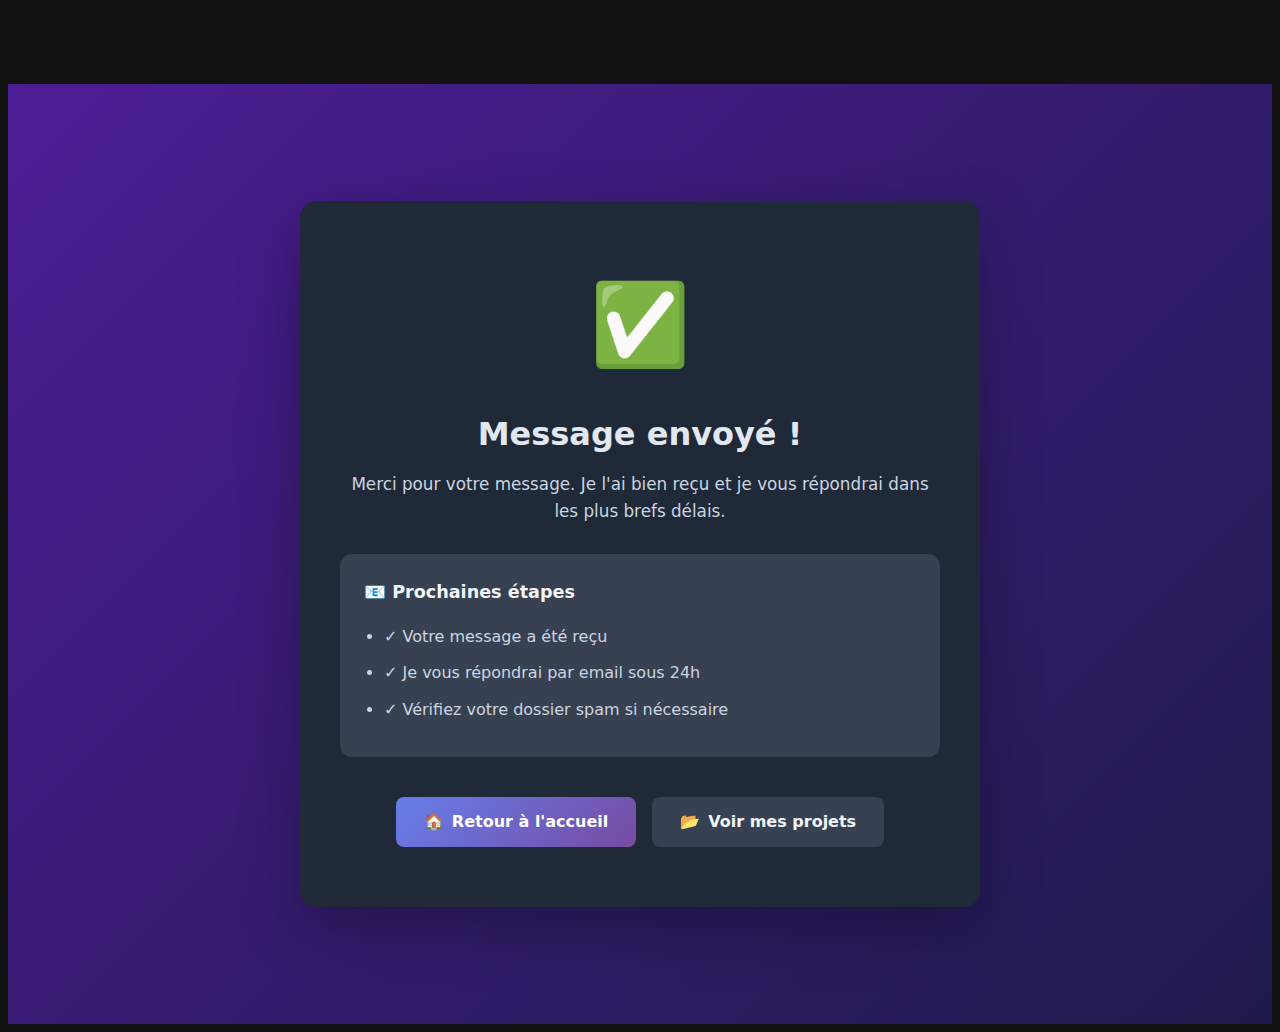
<file: success.html>
<!DOCTYPE html>
<html lang="fr">
<head>
  <meta charset="UTF-8">
  <meta name="viewport" content="width=device-width, initial-scale=1.0">
  <title>Message envoyé - Portfolio Mohamed</title>
  <link rel="stylesheet" href="style.css">
  <style>
    .success-container {
      display: flex;
      align-items: center;
      justify-content: center;
      min-height: 100vh;
      padding: 20px;
      background: linear-gradient(135deg, #667eea 0%, #764ba2 100%);
    }

    .success-card {
      background: #ffffff;
      border-radius: 16px;
      padding: 60px 40px;
      max-width: 600px;
      text-align: center;
      box-shadow: 0 20px 60px rgba(0, 0, 0, 0.3);
      animation: slideUp 0.6s ease-out;
    }

    @keyframes slideUp {
      from {
        opacity: 0;
        transform: translateY(30px);
      }
      to {
        opacity: 1;
        transform: translateY(0);
      }
    }

    .success-icon {
      font-size: 80px;
      margin-bottom: 20px;
      animation: bounce 1s ease-out;
    }

    @keyframes bounce {
      0% {
        transform: scale(0.5);
        opacity: 0;
      }
      50% {
        transform: scale(1.1);
      }
      100% {
        transform: scale(1);
        opacity: 1;
      }
    }

    .success-card h1 {
      font-size: 2rem;
      color: #0f172a;
      margin: 20px 0 10px;
      font-weight: 800;
    }

    .success-card p {
      font-size: 1.05rem;
      color: #475569;
      margin: 0 0 30px;
      line-height: 1.6;
    }

    .success-actions {
      display: flex;
      gap: 16px;
      justify-content: center;
      flex-wrap: wrap;
      margin-top: 40px;
    }

    .success-actions .btn {
      display: inline-flex;
      align-items: center;
      gap: 8px;
      padding: 12px 28px;
      border-radius: 8px;
      font-size: 1rem;
      font-weight: 600;
      text-decoration: none;
      transition: all 0.3s ease;
      cursor: pointer;
      border: none;
    }

    .btn-success-primary {
      background: linear-gradient(135deg, #667eea 0%, #764ba2 100%);
      color: #ffffff;
    }

    .btn-success-primary:hover {
      transform: translateY(-2px);
      box-shadow: 0 8px 20px rgba(102, 126, 234, 0.4);
    }

    .btn-success-secondary {
      background: #f1f5f9;
      color: #0f172a;
      border: 2px solid #e2e8f0;
    }

    .btn-success-secondary:hover {
      background: #e2e8f0;
      transform: translateY(-2px);
    }

    .success-details {
      background: #f8fafc;
      border-radius: 12px;
      padding: 24px;
      margin-top: 30px;
      text-align: left;
    }

    .success-details h3 {
      color: #0f172a;
      margin: 0 0 16px;
      font-size: 1.1rem;
    }

    .success-details ul {
      margin: 0;
      padding-left: 20px;
      color: #475569;
      line-height: 1.8;
    }

    .success-details li {
      margin: 8px 0;
    }

    /* Dark mode */
    body.dark-mode .success-card {
      background: #1f2937;
    }

    body.dark-mode .success-card h1 {
      color: #e2e8f0;
    }

    body.dark-mode .success-card p {
      color: #cbd5e1;
    }

    body.dark-mode .success-details {
      background: #374151;
    }

    body.dark-mode .success-details h3 {
      color: #f1f5f9;
    }

    body.dark-mode .success-details ul {
      color: #cbd5e1;
    }

    body.dark-mode .btn-success-secondary {
      background: #374151;
      color: #f1f5f9;
      border-color: #4b5563;
    }

    body.dark-mode .btn-success-secondary:hover {
      background: #4b5563;
    }

    body.dark-mode .success-container {
      background: linear-gradient(135deg, #4c1d95 0%, #1e1b4b 100%);
    }
  </style>
</head>
<body>
  <div class="success-container">
    <div class="success-card">
      <div class="success-icon">✅</div>
      <h1>Message envoyé !</h1>
      <p>Merci pour votre message. Je l'ai bien reçu et je vous répondrai dans les plus brefs délais.</p>

      <div class="success-details">
        <h3>📧 Prochaines étapes</h3>
        <ul>
          <li>✓ Votre message a été reçu</li>
          <li>✓ Je vous répondrai par email sous 24h</li>
          <li>✓ Vérifiez votre dossier spam si nécessaire</li>
        </ul>
      </div>

      <div class="success-actions">
        <a href="index.html" class="btn btn-success-primary">
          <span>🏠</span>
          Retour à l'accueil
        </a>
        <a href="projets.html" class="btn btn-success-secondary">
          <span>📂</span>
          Voir mes projets
        </a>
      </div>
    </div>
  </div>

  <script>
    // Appliquer le mode sombre si sauvegardé
    const savedTheme = localStorage.getItem('theme');
    if (savedTheme === 'dark') {
      document.body.classList.add('dark-mode');
    }
  </script>
</body>
</html>
</file>
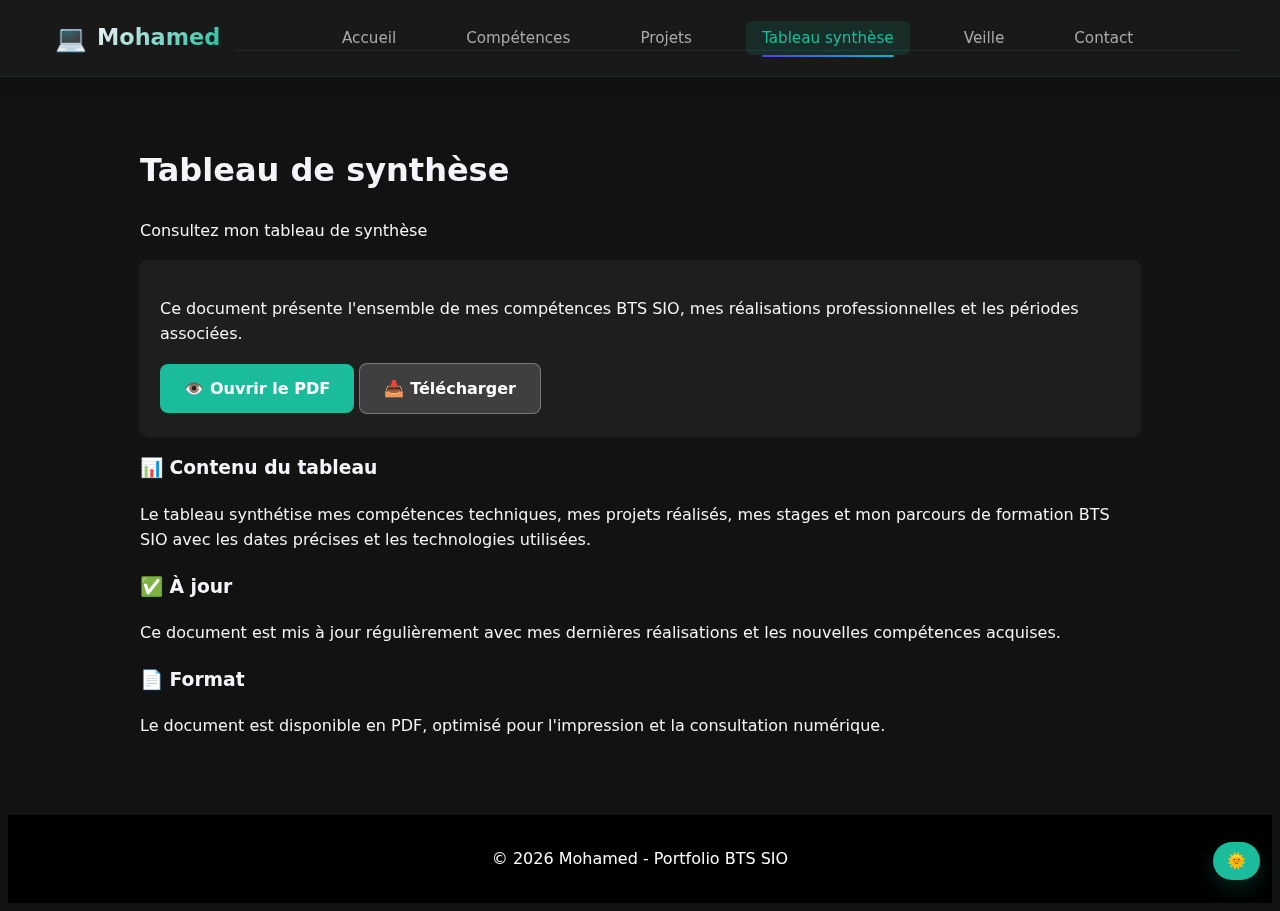
<file: tableau-synthese.html>
<!DOCTYPE html>
<html lang="fr">
<head>
  <meta charset="UTF-8">
  <meta name="viewport" content="width=device-width, initial-scale=1.0">
  <title>Tableau de synthèse - Portfolio Mohamed</title>
  <link rel="stylesheet" href="style.css">
</head>
<body>
  <!-- Navbar Professionnelle -->
  <nav class="navbar">
    <div class="navbar-container">
      <div class="navbar-brand">
        <a href="index.html" class="logo">
          <span class="logo-icon">💻</span>
          <span class="logo-text">Mohamed</span>
        </a>
      </div>

      <button class="hamburger" id="hamburger" aria-label="Menu">
        <span></span>
        <span></span>
        <span></span>
      </button>

      <ul class="navbar-menu" id="navbarMenu">
        <li><a href="index.html" class="nav-link">Accueil</a></li>
        <li><a href="competences.html" class="nav-link">Compétences</a></li>
        <li><a href="projets.html" class="nav-link">Projets</a></li>
        <li><a href="tableau-synthese.html" class="nav-link active">Tableau synthèse</a></li>
        <li><a href="veille.html" class="nav-link">Veille</a></li>
        <li><a href="contact.html" class="nav-link">Contact</a></li>
      </ul>

      </div>
    </div>
    <div class="scroll-indicator"></div>
  </nav>

  <main>
    <section class="tableau-hero fade-in">
      <div class="tableau-container">
        <div class="tableau-header">
          <h1 class="tableau-title">Tableau de synthèse</h1>
          <p class="tableau-subtitle">Consultez mon tableau de synthèse</p>
        </div>
        
        <div class="tableau-card card">
          <p class="tableau-description">
            Ce document présente l'ensemble de mes compétences BTS SIO, mes réalisations professionnelles et les périodes associées.
          </p>
          
          <div class="tableau-actions">
            <a href="images/8%20-%20BTS%20SIO%20-%20Annexe%208-1%20-%20Tableau%20de%20synth%C3%A8se%20-%20Epreuve%20E4%20-%20BTS%20SIO%202024%20(1)leBONNNN.pdf" target="_blank" rel="noopener" class="btn btn-primary">
              <span class="btn-icon">👁️</span>
              Ouvrir le PDF
            </a>
            <a href="images/8%20-%20BTS%20SIO%20-%20Annexe%208-1%20-%20Tableau%20de%20synth%C3%A8se%20-%20Epreuve%20E4%20-%20BTS%20SIO%202024%20(1)leBONNNN.pdf" download class="btn btn-secondary">
              <span class="btn-icon">📥</span>
              Télécharger
            </a>
          </div>
        </div>

        <div class="tableau-info">
          <div class="info-block">
            <h3>📊 Contenu du tableau</h3>
            <p>Le tableau synthétise mes compétences techniques, mes projets réalisés, mes stages et mon parcours de formation BTS SIO avec les dates précises et les technologies utilisées.</p>
          </div>

          <div class="info-block">
            <h3>✅ À jour</h3>
            <p>Ce document est mis à jour régulièrement avec mes dernières réalisations et les nouvelles compétences acquises.</p>
          </div>

          <div class="info-block">
            <h3>📄 Format</h3>
            <p>Le document est disponible en PDF, optimisé pour l'impression et la consultation numérique.</p>
          </div>
        </div>
      </div>
    </section>
  </main>

  <footer>
    <p>&copy; 2026 Mohamed - Portfolio BTS SIO</p>
    <button id="toggleDarkMode" class="btn-theme" aria-label="Mode sombre">
      <span class="theme-icon">🌙</span>
    </button>
  </footer>

  <script src="script.js"></script>
</body>
</html>
</file>
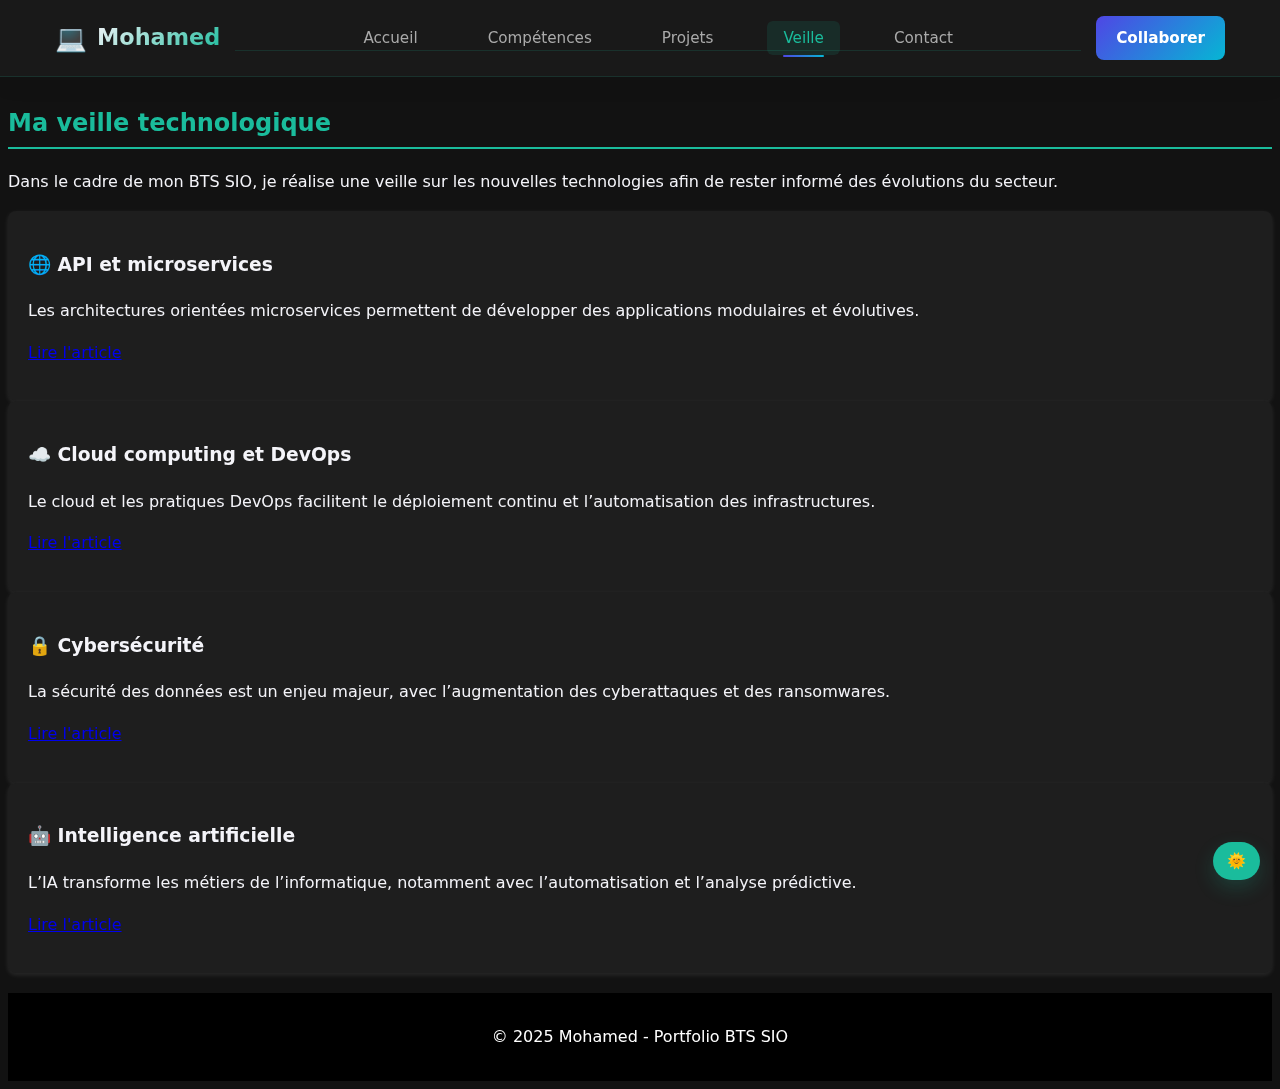
<file: veille.html>
<!DOCTYPE html>
<html lang="fr">
<head>
  <meta charset="UTF-8">
  <meta name="viewport" content="width=device-width, initial-scale=1.0">
  <title>Veille technologique - Portfolio Mohamed</title>
  <link rel="stylesheet" href="style.css">
</head>
<body>
  <!-- Navbar Professionnelle -->
  <nav class="navbar">
    <div class="navbar-container">
      <div class="navbar-brand">
        <a href="index.html" class="logo">
          <span class="logo-icon">💻</span>
          <span class="logo-text">Mohamed</span>
        </a>
      </div>

      <button class="hamburger" id="hamburger" aria-label="Menu">
        <span></span>
        <span></span>
        <span></span>
      </button>

      <ul class="navbar-menu" id="navbarMenu">
        <li><a href="index.html" class="nav-link">Accueil</a></li>
        <li><a href="competences.html" class="nav-link">Compétences</a></li>
        <li><a href="projets.html" class="nav-link">Projets</a></li>
        <li><a href="veille.html" class="nav-link active">Veille</a></li>
        <li><a href="contact.html" class="nav-link">Contact</a></li>
      </ul>

      <div class="navbar-actions">
        <a href="contact.html" class="btn btn-nav-primary">Collaborer</a>
      </div>
    </div>
    <div class="scroll-indicator"></div>
  </nav>

  <main>
    <h2>Ma veille technologique</h2>
    <p>Dans le cadre de mon BTS SIO, je réalise une veille sur les nouvelles technologies afin de rester informé des évolutions du secteur.</p>

    <div class="card">
      <h3>🌐 API et microservices</h3>
      <p>Les architectures orientées microservices permettent de développer des applications modulaires et évolutives.</p>
      <p><a href="https://www.redhat.com/fr/topics/microservices" target="_blank">Lire l'article</a></p>
    </div>

    <div class="card">
      <h3>☁️ Cloud computing et DevOps</h3>
      <p>Le cloud et les pratiques DevOps facilitent le déploiement continu et l’automatisation des infrastructures.</p>
      <p><a href="https://azure.microsoft.com/fr-fr/resources/cloud-computing/" target="_blank">Lire l'article</a></p>
    </div>

    <div class="card">
      <h3>🔒 Cybersécurité</h3>
      <p>La sécurité des données est un enjeu majeur, avec l’augmentation des cyberattaques et des ransomwares.</p>
      <p><a href="https://www.cisco.com/c/fr_fr/products/security/what-is-cybersecurity.html" target="_blank">Lire l'article</a></p>
    </div>

    <div class="card">
      <h3>🤖 Intelligence artificielle</h3>
      <p>L’IA transforme les métiers de l’informatique, notamment avec l’automatisation et l’analyse prédictive.</p>
      <p><a href="https://www.ibm.com/fr-fr/topics/artificial-intelligence" target="_blank">Lire l'article</a></p>
    </div>
  </main>

  <footer>
    <p>&copy; 2025 Mohamed - Portfolio BTS SIO</p>
    <button id="toggleDarkMode" class="btn-theme" aria-label="Mode sombre">
      <span class="theme-icon">🌙</span>
    </button>
  </footer>

  <script src="script.js"></script>
</body>
</html>
</file>
<file: style.css>
/* ---------------------------------------------
   COMPETENCES PAGE - PROFESSIONAL REDESIGN
   --------------------------------------------- */
.comp-hero {
  padding: 96px 24px 48px;
  background: var(--surface-1, #0b1220);
  text-align: center;
}

.comp-container {
  max-width: 1000px;
  margin: 0 auto;
}

.comp-hero h1 {
  font-size: 2.8rem;
  font-weight: 800;
  margin: 0 0 12px;
  color: var(--accent-400, #67e8f9);
}

.comp-lead {
  font-size: 1.1rem;
  color: var(--text-secondary, #94a3b8);
  margin: 0;
}

.comp-main {
  padding: 48px 24px 72px;
  background: var(--surface-1, #0b1220);
}

.comp-section {
  margin-bottom: 64px;
}

.comp-section h2 {
  font-size: 1.8rem;
  font-weight: 700;
  margin: 0 0 32px;
  color: var(--text-primary, #e2e8f0);
  .comp-subsection {
    margin-bottom: 40px;
  }

  .comp-subsection-title {
    font-size: 1.3rem;
    font-weight: 700;
    margin: 0 0 20px;
    color: var(--accent-400, #67e8f9);
    text-align: left;
    max-width: 800px;
    margin-left: auto;
    margin-right: auto;
  }

  text-align: center;
}

.comp-skills {
  max-width: 800px;
  margin: 0 auto;
  display: flex;
  flex-direction: column;
  gap: 20px;
}

.skill-bar-item {
  background: #f8f9fa;
  border-radius: 12px;
  padding: 20px 24px;
  box-shadow: 0 2px 8px rgba(0, 0, 0, 0.08);
  transition: transform 0.2s ease, box-shadow 0.2s ease;
}

.skill-bar-item:hover {
  transform: translateY(-2px);
  box-shadow: 0 4px 16px rgba(34, 211, 238, 0.15);
}

.skill-bar-header {
  display: flex;
  justify-content: space-between;
  align-items: center;
  margin-bottom: 12px;
}

.skill-bar-label {
  display: flex;
  align-items: center;
  gap: 10px;
}

.skill-bar-icon {
  font-size: 1.4rem;
}

.skill-bar-name {
  font-size: 1.05rem;
  font-weight: 700;
  color: #1e293b;
}

.skill-bar-percent {
  font-size: 1.1rem;
  font-weight: 800;
  color: #0f172a;
}

.skill-bar-track {
  height: 10px;
  background: #e2e8f0;
  border-radius: 999px;
  overflow: hidden;
}

.skill-bar-fill {
  height: 100%;
  background: linear-gradient(90deg, #3b82f6, #2563eb);
  border-radius: 999px;
  transition: width 1s ease;
}

.comp-tools {
  display: grid;
  grid-template-columns: repeat(auto-fit, minmax(320px, 1fr));
  gap: 24px;
  margin-top: 8px;
}

.tool-card {
  background: #ffffff;
  border-radius: 12px;
  padding: 32px 24px;
  text-align: center;
  box-shadow: 0 2px 12px rgba(0, 0, 0, 0.08);
  transition: transform 0.2s ease, box-shadow 0.2s ease;
}

.tool-card:hover {
  transform: translateY(-4px);
  box-shadow: 0 8px 24px rgba(0, 0, 0, 0.12);
}

.tool-icon {
  font-size: 3rem;
  margin-bottom: 16px;
  display: inline-flex;
  align-items: center;
  justify-content: center;
  width: 80px;
  height: 80px;
  background: #1e40af;
  border-radius: 50%;
  color: white;
}

.tool-card h3 {
  font-size: 1.15rem;
  font-weight: 700;
  margin: 0 0 12px;
  color: #0f172a;
}

.tool-card p {
  font-size: 0.95rem;
  color: #475569;
  margin: 0;
  line-height: 1.6;
}

.comp-timeline {
  max-width: 700px;
  margin: 0 auto;
  display: flex;
  flex-direction: column;
  gap: 24px;
}

.comp-event {
  display: grid;
  grid-template-columns: 120px 1fr;
  gap: 20px;
  align-items: start;
}

.event-year {
  font-size: 0.9rem;
  font-weight: 700;
  color: var(--accent-500, #22d3ee);
  text-align: right;
  padding-top: 2px;
}

.event-content {
  background: var(--surface-2, #0f172a);
  border-left: 3px solid var(--accent-500, #22d3ee);
  padding: 16px 20px;
  border-radius: 8px;
}

.event-content h3 {
  font-size: 1.05rem;
  font-weight: 700;
  margin: 0 0 6px;
  color: var(--text-primary, #e2e8f0);
}

.event-content p {
  font-size: 0.95rem;
  color: var(--text-secondary, #94a3b8);
  margin: 0;
  line-height: 1.5;
}

.comp-tags {
  display: flex;
  flex-wrap: wrap;
  gap: 12px;
  justify-content: center;
  max-width: 800px;
  margin: 0 auto;
}

.comp-tag {
  background: var(--surface-2, #0f172a);
  border: 1px solid var(--border-muted, #1f2937);
  color: var(--text-primary, #e2e8f0);
  padding: 10px 18px;
  border-radius: 24px;
  font-size: 0.92rem;
  font-weight: 600;
  transition: background 0.2s ease, border-color 0.2s ease;
}

.comp-tag:hover {
  background: var(--accent-600, #0891b2);
  border-color: var(--accent-500, #22d3ee);
  color: #07161e;
}

.comp-cta {
  background: var(--surface-2, #0f172a);
  border: 1px solid var(--accent-500, #22d3ee);
  border-radius: 16px;
  padding: 40px 32px;
  text-align: center;
  margin-top: 48px;
}

.comp-cta h2 {
  font-size: 1.6rem;
  font-weight: 700;
  margin: 0 0 8px;
  color: var(--accent-400, #67e8f9);
}

.comp-cta p {
  font-size: 1rem;
  color: var(--text-secondary, #94a3b8);
  margin: 0 0 24px;
}

.comp-cta-actions {
  display: flex;
  gap: 12px;
  justify-content: center;
  flex-wrap: wrap;
}

@media (max-width: 640px) {
  .comp-hero h1 {
    font-size: 2rem;
  }
  
  .comp-event {
    grid-template-columns: 1fr;
    gap: 8px;
  }
  
  .event-year {
    text-align: left;
  }
}

/* Dark palette harmonization for main sections */
.about-section,
.stats-section,
.cta-section,
.features-section,
.timeline-section {
  background: var(--surface-1, #0b1220) !important;
  color: var(--text-primary, #e2e8f0) !important;
}

.about-section h2,
.stats-section .stat-number,
.cta-section h2,
.features-section h2,
.features-section .feature-card h3,
.timeline-section h2 {
  color: var(--accent-400, #67e8f9) !important;
}

.about-section p,
.features-section p,
.timeline-section p,
.cta-section p,
.stats-section .stat-label {
  color: var(--text-secondary, #94a3b8) !important;
}

.features-section .feature-card,
.stats-section .stat-card,
.timeline-section .timeline-content,
.about-section .card-highlight,
.cta-section .cta-content {
  background: var(--surface-2, #0f172a) !important;
  border: 1px solid var(--border-muted, #1f2937) !important;
  box-shadow: 0 1px 0 rgba(255,255,255,0.05) inset, 0 8px 24px rgba(2, 8, 23, 0.6) !important;
}

.features-section .feature-icon,
.timeline-section .timeline-year {
  color: var(--accent-500, #22d3ee) !important;
}

.cta-section .cta-buttons .btn-primary {
  background: linear-gradient(90deg, var(--accent-600, #0891b2), var(--accent-500, #22d3ee)) !important;
  color: #07161e !important;
}
/* BTS SIO Section palette refresh */
.bts-sio-section {
  background: var(--surface-1, #0b1220) !important;
  color: var(--text-primary, #e2e8f0) !important;
}

.bts-sio-header h2 {
  color: var(--accent-400, #67e8f9);
}

.bts-sio-header p {
  color: var(--text-secondary, #94a3b8);
}

.bts-sio-section .bts-sio-options .option-card {
  background: var(--surface-2, #0f172a);
  border: 1px solid var(--border-muted, #1f2937);
  box-shadow: 0 1px 0 rgba(255,255,255,0.05) inset, 0 8px 24px rgba(2, 8, 23, 0.6);
}

.bts-sio-section .bts-sio-options .option-card h3 {
  color: var(--accent-500, #22d3ee);
}

.bts-sio-section .bts-sio-options .option-card .chip {
  background: linear-gradient(90deg, var(--accent-600, #0891b2), var(--accent-500, #22d3ee));
  color: #07161e;
}

.bts-sio-section .bts-sio-options .option-card ul li {
  color: var(--text-muted, #9aa8bc);
}

.bts-sio-note {
  background: rgba(34, 211, 238, 0.08);
  border: 1px dashed var(--accent-500, #22d3ee);
  color: var(--text-secondary, #94a3b8);
}
/* Final Section */
.final-section {
  padding: 72px 24px;
  background: var(--surface-2, #0f172a);
  color: var(--text-primary, #e2e8f0);
}

.final-container {
  max-width: 1100px;
  margin: 0 auto;
  text-align: center;
}

.final-container h2 {
  font-size: 2rem;
  margin-bottom: 12px;
}

.final-container p {
  color: var(--text-secondary, #94a3b8);
  margin-bottom: 24px;
}

.final-actions {
  display: flex;
  flex-wrap: wrap;
  gap: 12px;
  justify-content: center;
  margin-bottom: 16px;
}

.final-links {
  display: flex;
  gap: 8px;
  justify-content: center;
  align-items: center;
  color: var(--text-muted, #7c8aa0);
}

.final-links a {
  color: var(--accent-500, #22d3ee);
  text-decoration: none;
}

.final-links a:hover {
  text-decoration: underline;
}
/* ---------------------------------------------
   Minimal Inspired Homepage (namespaced)
   --------------------------------------------- */
.minimal-main { padding-top: 76px; }
.minimal-container { max-width: 1100px; margin: 0 auto; padding: 0 20px; }
.minimal-hero { padding: 96px 0 48px; background: #fff; }
.minimal-title { font-size: 3rem; font-weight: 800; letter-spacing: -1px; margin: 0 0 10px; color: #0f172a; }
.minimal-subtitle { color: #475569; font-size: 1.1rem; margin: 0 0 18px; }
.minimal-meta { display: flex; gap: 10px; flex-wrap: wrap; color: #0f172a; font-weight: 600; }
.minimal-meta span { background: #f1f5f9; padding: 6px 10px; border-radius: 999px; font-size: 0.9rem; }

.minimal-section { padding: 42px 0; }
.minimal-head { display:flex; align-items:center; justify-content:space-between; margin-bottom: 18px; }
.minimal-head h2 { margin:0; font-size:1.6rem; font-weight:800; letter-spacing:-0.5px; }
.minimal-link { color: var(--accent-2); text-decoration:none; font-weight:700; }
.minimal-link:hover { text-decoration: underline; }

.minimal-grid { display:grid; grid-template-columns: repeat(3, 1fr); gap: 16px; }
.minimal-card { display:block; padding: 18px; border:1px solid #e5e7eb; border-radius: 14px; background:#fff; text-decoration:none; color:inherit; transition: transform .18s ease, box-shadow .18s ease; }
.minimal-card:hover { transform: translateY(-3px); box-shadow: 0 12px 26px rgba(2,6,23,0.08); }
.minimal-card h3 { margin: 8px 0 6px; font-size: 1.15rem; font-weight: 800; letter-spacing: -0.3px; }
.minimal-card p { margin: 0; color:#64748b; font-size: 0.98rem; }
.card-top { display:flex; gap:8px; }
.pill { background:#eef2f7; color:#0f172a; border-radius:999px; padding:4px 10px; font-size:0.82rem; font-weight:700; }

.minimal-split { display:grid; grid-template-columns: 1.2fr 1fr; gap: 24px; align-items:start; }
.minimal-stack { display:grid; gap: 10px; }
.stack-item { background:#f8fafc; padding: 12px 14px; border:1px solid #e5e7eb; border-radius: 12px; font-weight:600; color:#111827; display:flex; gap:10px; align-items:center; }
.stack-item span { font-size:1.1rem; }

.minimal-cta { padding: 56px 0; background: linear-gradient(180deg, #f8fafc, #ffffff); }
.minimal-cta h2 { text-align:center; margin:0 0 8px; font-size: 1.8rem; font-weight:800; }
.minimal-cta p { text-align:center; margin:0 0 14px; color:#475569; }
.minimal-cta .cta-actions { display:flex; gap:12px; justify-content:center; flex-wrap:wrap; }

@media (max-width: 980px) {
  .minimal-grid { grid-template-columns: 1fr 1fr; }
  .minimal-title { font-size: 2.4rem; }
}
@media (max-width: 640px) {
  .minimal-grid { grid-template-columns: 1fr; }
  .minimal-split { grid-template-columns: 1fr; }
}
/* ---------------------------------------------
   BTS SIO Section (Présentation)
   --------------------------------------------- */
.bts-sio-section {
  background: #f7fafc;
  padding: 56px 0;
  border-top: 1px solid #eef2f2;
  border-bottom: 1px solid #eef2f2;
  margin: 48px 0;
}
.bts-sio-container {
  max-width: 980px;
  margin: 0 auto;
  background: #fff;
  border-radius: 16px;
  box-shadow: var(--shadow-1);
  padding: 36px 32px;
  position: relative;
  z-index: 1;
}
.bts-sio-header h2 {
  text-align: center;
  font-size: 2rem;
  font-weight: 800;
  margin: 0;
  color: #0f172a;
}
.bts-sio-lead {
  text-align: center;
  color: var(--muted);
  margin-top: 8px;
  font-size: 1rem;
}
.bts-sio-divider { height: 1px; background: #edf2f7; margin: 22px 0; }
.bts-sio-intro { text-align: center; color: #1f2937; font-size: 1.02rem; }
.bts-sio-options {
  display: flex;
  gap: 20px;
  justify-content: center;
  flex-wrap: wrap;
  margin-top: 24px;
}
.bts-sio-option {
  background: #fafafa;
  border-radius: 14px;
  box-shadow: 0 1px 10px rgba(18,24,40,0.06);
  padding: 22px 20px;
  flex: 1 1 380px;
  min-width: 280px;
  max-width: 460px;
  margin-bottom: 10px;
  border: 1px solid #eaeaea;
  transition: transform .18s ease, box-shadow .18s ease;
  display: flex;
  align-items: flex-start;
  gap: 14px;
}
.bts-sio-option:hover {
  box-shadow: 0 8px 24px rgba(18,24,40,0.08);
  transform: translateY(-2px);
}
.option-icon { font-size: 1.6rem; }
.option-content { text-align: center; }
.option-content h3 { margin: 0 0 6px; font-size: 1.1rem; font-weight: 700; color: #0f172a; }
.option-content p { margin: 0 0 10px; color: #334155; font-size: 0.98rem; line-height: 1.6; }
.option-subtitle { color: #0ea5a3; font-weight: 600; margin-bottom: 4px; }
.option-group { margin-top: 8px; }
.option-title { font-size: 0.92rem; font-weight: 700; color: #0f172a; margin-bottom: 6px; }
.bts-sio-option ul {
  padding-left: 18px;
  margin: 0 auto;
  color: #64748b;
  font-size: 0.95rem;
  line-height: 1.6;
  display: inline-block;
  text-align: left;
}
.bts-sio-option li {
  margin-bottom: 4px;
  list-style: disc inside;
}
@media (max-width: 700px) {
  .bts-sio-container {
    padding: 22px 6vw;
  }
  .bts-sio-options {
    flex-direction: column;
    gap: 18px;
  }
}
/* Style global */
:root{
  /* Fresh professional palette */
  --bg: #f5f7fb;              /* page background */
  --card: #ffffff;            /* card background */
  --muted: #5b6474;           /* muted text */
  --accent: #4f46e5;          /* primary accent (indigo) */
  --accent-2: #06b6d4;        /* secondary accent (cyan) */
  --accent-3: #22c55e;        /* success accent (green) */
  --accent-4: #f97316;        /* highlight accent (orange) */

  --text-strong: #0f172a;     /* strong text */
  --text: #1f2937;            /* default text */

  --radius-lg: 12px;
  --max-width: 1200px;
  --shadow-1: 0 8px 30px rgba(18,24,40,0.06);

body {
  font-family: Inter, ui-sans-serif, system-ui, -apple-system, 'Segoe UI', Roboto, 'Helvetica Neue', Arial;
  background: linear-gradient(180deg,var(--bg), #ffffff 60%);
  color: var(--text);
  line-height: 1.6;
  scroll-behavior: smooth;
  padding-top: 76px;
  -webkit-font-smoothing:antialiased;
  -moz-osx-font-smoothing:grayscale;
}

/* --------------------------------------------------
   Navbar Professionnel
   -------------------------------------------------- */
.navbar {
  position: fixed;
  top: 0;
  left: 0;
  right: 0;
  height: 76px;
  background: rgba(255,255,255,0.85);
  backdrop-filter: blur(8px) saturate(120%);
  border-bottom: 1px solid rgba(14,165,163,0.06);
  z-index: 1200;
  transition: transform .28s ease, background .28s ease, box-shadow .28s ease;
  box-shadow: 0 6px 24px rgba(12,16,24,0.06);
}

.navbar.scrolled {
  background: rgba(255, 255, 255, 0.98);
  box-shadow: 0 4px 20px rgba(0, 0, 0, 0.08);
}

.navbar-container {
  max-width: 1200px;
  margin: 0 auto;
  padding: 0 20px;
  height: 100%;
  display: flex;
  align-items: center;
  justify-content: space-between;
}

.navbar-brand {
  flex-shrink: 0;
}

.logo {
  display: flex;
  align-items: center;
  gap: 10px;
  text-decoration: none;
  font-size: 1.4rem;
  font-weight: 700;
  color: #2c3e50;
  transition: all 0.3s ease;
}

.logo:hover {
  color: var(--accent);
  transform: translateY(-2px);
}

.logo-icon {
  font-size: 1.6rem;
  display: inline-block;
  animation: bounce 2s ease-in-out infinite;
}

.logo-text {
  background: linear-gradient(135deg, var(--accent) 0%, var(--accent-2) 100%);
  -webkit-background-clip: text;
  -webkit-text-fill-color: transparent;
  background-clip: text;
}

.navbar-menu {
  display: flex;
  list-style: none;
  margin: 0;
  padding: 0;
  gap: 8px;
  flex: 1;
  justify-content: center;
}

.nav-link {
  padding: 8px 16px;
  text-decoration: none;
  color: #555;
  font-weight: 500;
  font-size: 0.95rem;
  transition: all 0.3s ease;
  position: relative;
  border-radius: 6px;
}

.nav-link::after {
  content: '';
  position: absolute;
  bottom: -2px;
  left: 16px;
  width: 0;
  height: 2px;
  background: linear-gradient(90deg, var(--accent) 0%, var(--accent-2) 100%);
  transition: width 0.3s ease;
  border-radius: 2px;
}

.nav-link:hover {
  color: var(--accent);
}

.nav-link:hover::after {
  width: calc(100% - 32px);
}

.nav-link.active {
  color: var(--accent);
  background: rgba(79, 70, 229, 0.10);
}

.nav-link.active::after {
  width: calc(100% - 32px);
}

.navbar-actions {
  display: flex;
  align-items: center;
  gap: 12px;
  flex-shrink: 0;
}

.btn-theme {
  background: transparent;
  border: 1px solid rgba(14,165,163,0.12);
  padding: 8px 12px;
  border-radius: 10px;
  cursor: pointer;
  font-size: 1.05rem;
  transition: all 0.2s ease;
  display: flex;
  align-items: center;
  justify-content: center;
}

.btn-theme:hover {
  background: rgba(14,165,163,0.06);
  transform: translateY(-2px);
}

.btn-nav-primary {
  background: linear-gradient(135deg, var(--accent) 0%, var(--accent-2) 100%);
  color: white;
  padding: 10px 20px !important;
  font-size: 0.95rem;
  font-weight: 700;
  border: none;
  border-radius: 12px;
  white-space: nowrap;
  transition: transform .18s ease, box-shadow .18s ease;
}

.btn-nav-primary:hover {
  transform: translateY(-3px);
  box-shadow: 0 10px 24px rgba(79,70,229,0.28);
}

.scroll-indicator {
  position: absolute;
  bottom: 0;
  left: 0;
  height: 2px;
  background: linear-gradient(90deg, var(--accent) 0%, var(--accent-2) 100%);
  width: 0%;
  transition: width 0.1s ease;
}

/* Hamburger Menu */
.hamburger {
  display: none;
  flex-direction: column;
  background: none;
  border: none;
  cursor: pointer;
  gap: 6px;
  padding: 8px;
}

.hamburger span {
  width: 24px;
  height: 2px;
  background: #2c3e50;
  border-radius: 2px;
  transition: all 0.3s ease;
}

.hamburger.active span:nth-child(1) {
  transform: rotate(45deg) translate(10px, 10px);
}

.hamburger.active span:nth-child(2) {
  opacity: 0;
}

.hamburger.active span:nth-child(3) {
  transform: rotate(-45deg) translate(7px, -7px);
}

/* Header */
header {
  background: #2c3e50;
  color: white;
  padding: 30px 20px;
  text-align: center;
  display: none;
}

header h1 {
  margin: 0;
  font-size: 2rem;
  overflow: hidden; /* effet machine à écrire */
  border-right: .15em solid #1abc9c;
  white-space: nowrap;
  animation: typing 3s steps(30, end), blink-caret .75s step-end infinite;
}

header p {
  margin: 5px 0 15px;
  font-size: 1.1rem;
}

/* Effet machine à écrire */
@keyframes typing {
  from { width: 0 }
  to { width: 100% }
}

@keyframes blink-caret {
  from, to { border-color: transparent }
  50% { border-color: #1abc9c; }
}

/* Navigation */
nav a {
  color: white;
  margin: 0 15px;
  text-decoration: none;
  font-weight: bold;
  transition: color 0.3s;
}

nav a:hover {
  color: #1abc9c;
}

/* Sections */
section {
  padding: 40px;
  max-width: 1000px;
  margin: auto;
}

h2 {
  color: #2c3e50;
  border-bottom: 2px solid #2c3e50;
  padding-bottom: 5px;
  margin-bottom: 20px;
}

/* Cartes */
.skills, .projects {
  display: flex;
  flex-wrap: wrap;
  gap: 20px;
}

.card {
  background: white;
  padding: 20px;
  border-radius: 8px;
  box-shadow: 0 2px 5px rgba(0,0,0,0.1);
  flex: 1 1 250px;
  transition: transform 0.3s, box-shadow 0.3s;
}

.card:hover {
  transform: translateY(-5px);
  box-shadow: 0 5px 15px rgba(0,0,0,0.2);
}

/* Bouton CV */
button {
  background: #1abc9c;
  color: white;
  border: none;
  padding: 12px 20px;
  border-radius: 5px;
  cursor: pointer;
  font-size: 1rem;
  transition: background 0.3s;
}

button:hover {
  background: #16a085;
}

/* Animation fade-in */
.fade-in {
  opacity: 1;
  transform: translateY(0);
  transition: opacity 1s ease-out, transform 1s ease-out;
  animation: fadeInUp 0.8s ease-out forwards;
}

.fade-in.visible {
  opacity: 1;
  transform: translateY(0);
}

@keyframes fadeInUp {
  from {
    opacity: 0;
    transform: translateY(30px);
  }
  to {
    opacity: 1;
    transform: translateY(0);
  }
}

/* Footer */
footer {
  background: #2c3e50;
  color: white;
  text-align: center;
  padding: 15px;
  margin-top: 20px;
}

/* Responsive */
@media (max-width: 768px) {
  nav {
    display: flex;
    flex-direction: column;
    gap: 10px;
  }
  .skills, .projects {
    flex-direction: column;
  }
}
/* Bouton Dark Mode */
#toggleDarkMode {
  margin-top: 15px;
  background: #1abc9c;
  color: white;
  border: none;
  padding: 10px 18px;
  border-radius: 5px;
  cursor: pointer;
  font-size: 0.9rem;
  transition: background 0.3s;
}

#toggleDarkMode:hover {
  background: #16a085;
}

/* Thème sombre */
.dark-mode {
  background: #121212;
  color: #f4f4f9;
}

.dark-mode header {
  background: #000000;
}

.dark-mode h2 {
  color: #1abc9c;
  border-bottom: 2px solid #1abc9c;
}

.dark-mode .card {
  background: #1e1e1e;
  color: #f4f4f9;
  box-shadow: 0 2px 5px rgba(255,255,255,0.1);
}

.dark-mode footer {
  background: #000000;
}
/* Bouton Dark Mode positionné en bas à droite */
#toggleDarkMode {
  position: fixed;
  bottom: 20px;
  right: 20px;
  background: #1abc9c;
  color: white;
  border: none;
  padding: 10px 14px;
  border-radius: 999px;
  cursor: pointer;
  font-size: 0.95rem;
  transition: background 0.3s, transform 0.15s ease;
  z-index: 1000; /* reste au-dessus du contenu */
  box-shadow: 0 8px 20px rgba(26, 188, 156, 0.2);
}

#toggleDarkMode:hover {
  background: #16a085;
  transform: translateY(-3px);
}
/* Transition fluide entre clair et sombre */
body, header, section, footer, .card {
  transition: background-color 0.5s ease, color 0.5s ease;
}
/* Flip cards */
.flip-card {
  background: transparent;
  width: 250px;
  height: 200px;
  perspective: 1000px; /* profondeur 3D */
}

.flip-card-inner {
  position: relative;
  width: 100%;
  height: 100%;
  text-align: center;
  transition: transform 0.8s;
  transform-style: preserve-3d;
}

.flip-card:hover .flip-card-inner {
  transform: rotateY(180deg);
}

.flip-card-front, .flip-card-back {
  position: absolute;
  width: 100%;
  height: 100%;
  backface-visibility: hidden;
  border-radius: 8px;
  box-shadow: 0 2px 5px rgba(0,0,0,0.1);
  padding: 20px;
}

.flip-card-front {
  background: white;
  color: #333;
}

.flip-card-back {
  background: #1abc9c;
  color: white;
  transform: rotateY(180deg);
}
.skill-bar {
  margin-bottom: 15px;
}

.bar {
  background: #ddd;
  border-radius: 5px;
  overflow: hidden;
}

.progress {
  background: #1abc9c;
  color: white;
  padding: 5px;
  text-align: right;
  border-radius: 5px;
}

/* --------------------------------------------------
   Styles pour la page Contact
   -------------------------------------------------- */
.contact-section {
  padding: 40px 20px;
}

.contact-grid { max-width: 1200px; margin: 0 auto; display: grid; grid-template-columns: 1fr 480px; gap: 32px; align-items: start; }

.contact-hero { padding: 24px 0; }
.contact-hero h1 { margin: 0 0 6px; font-size: 2.2rem; }
.contact-hero .lead { color: #555; margin-bottom: 18px; }

.contact-details { padding: 18px; border-radius: 12px; display: grid; gap: 12px; }
.detail-row { display:flex; gap:12px; align-items:center; }
.detail-icon { font-size: 1.4rem; width:44px; height:44px; display:flex; align-items:center; justify-content:center; background:linear-gradient(135deg,#f1f8f6,#e8faf4); border-radius:10px; }
.detail-label { font-weight:700; color:#333; font-size:0.9rem; }
.contact-details a { color:#1abc9c; text-decoration:none; }
.contact-actions { margin-top:8px; }
.btn-outline { border:1px solid #1abc9c; color:#1abc9c; padding:8px 12px; border-radius:8px; text-decoration:none; display:inline-block; }

.map-placeholder { margin-top:16px; padding:12px; border-radius:12px; text-align:center; }
.map-box { height:110px; background:#f4f4f9; border-radius:8px; display:flex; align-items:center; justify-content:center; color:#777; }

.contact-form-wrapper { padding:20px; border-radius:12px; }
.contact-form h2 { margin:0 0 12px; }
.form-grid { display:grid; grid-template-columns: 1fr 1fr; gap:12px; }
.form-field { display:flex; flex-direction:column; }
.form-field.full { grid-column: 1 / -1; }
.form-field label { font-weight:600; margin-bottom:6px; }
.form-field input, .form-field textarea { padding:12px 14px; border-radius:8px; border:1px solid #e6e6e6; font-size:1rem; }
.form-field textarea { min-height:140px; resize:vertical; }
.form-actions { margin-top:14px; display:flex; gap:12px; }
.btn-secondary { background:transparent; border:1px solid #ddd; padding:10px 14px; border-radius:8px; }

.form-message { margin-top:10px; padding:10px 12px; border-radius:8px; display:block; }
.form-message.success { background:#e6ffef; color:#055a2c; border:1px solid #b8f3d0; }
.form-message.error { background:#fff0f0; color:#8b1c1c; border:1px solid #f3b8b8; }

@media (max-width: 980px) { .contact-grid { grid-template-columns: 1fr; } .form-grid { grid-template-columns: 1fr; } }

/* --------------------------------------------------
   Styles pour la page Projets
   -------------------------------------------------- */
.projects-page { padding: 40px 20px; max-width:1200px; margin:0 auto; }
.projects-header h2 { margin:0 0 6px; }
.projects-sub { color:#555; margin:0 0 20px; }

.projects-toolbar { display:flex; justify-content:space-between; align-items:center; gap:12px; margin-bottom:20px; }
.filters { display:flex; gap:8px; flex-wrap:wrap; }
.filter-btn { background:transparent; border:1px solid #e0e0e0; padding:8px 12px; border-radius:8px; cursor:pointer; transition:all .2s; }
.filter-btn:hover { transform:translateY(-3px); box-shadow:0 6px 16px rgba(0,0,0,0.06); }
.filter-btn.active { background:#1abc9c; color:#fff; border-color:transparent; }
.projects-stats { color:#777; font-size:0.95rem; }

.projects-grid { display:grid; grid-template-columns: repeat(3, 1fr); gap:20px; }
.project-card { background:#fff; border-radius:12px; overflow:hidden; box-shadow:0 8px 24px rgba(15,15,15,0.06); display:flex; flex-direction:column; cursor:default; transform:translateY(0); transition:transform .35s ease, box-shadow .35s ease; }
.project-card:hover { transform:translateY(-8px); box-shadow:0 18px 40px rgba(15,15,15,0.12); }
.project-card .thumb { height:160px; background-size:cover; background-position:center; }
.card-body { padding:16px; display:flex; flex-direction:column; gap:10px; }
.project-title { margin:0; font-size:1.05rem; }
.project-excerpt { margin:0; color:#555; font-size:0.95rem; }
.card-meta { display:flex; justify-content:space-between; align-items:center; gap:8px; margin-top:auto; }
.badge { background:#f1f1f1; color:#333; padding:6px 8px; font-size:0.8rem; border-radius:6px; }
.link { color:#1abc9c; text-decoration:none; font-weight:600; }

.project-modal { position:fixed; inset:0; display:flex; align-items:center; justify-content:center; background:rgba(0,0,0,0.6); opacity:0; pointer-events:none; transition:opacity .25s ease; z-index:1200; }
.project-modal[aria-hidden="false"] { opacity:1; pointer-events:auto; }
.modal-inner { background:#fff; width:90%; max-width:1000px; border-radius:10px; overflow:hidden; transform:translateY(20px); transition:transform .3s ease; }
.project-modal[aria-hidden="false"] .modal-inner { transform:translateY(0); }
.modal-inner .modal-content { display:flex; gap:16px; }
.modal-media { flex:1; min-height:260px; background-size:cover; background-position:center; }
.modal-info { flex:1; padding:20px; }
.modal-close { position:absolute; right:18px; top:18px; background:transparent; border:none; font-size:1.2rem; cursor:pointer; }

@media (max-width: 980px) {
  .projects-grid { grid-template-columns: repeat(2, 1fr); }
  .modal-inner .modal-content { flex-direction:column; }
}

@media (max-width: 640px) {
  .projects-grid { grid-template-columns: 1fr; }
  .projects-toolbar { flex-direction:column; align-items:flex-start; }
}

/* --------------------------------------------------
   Styles pour la page Accueil (Hero & Stats)
   -------------------------------------------------- */
main { padding:0; }


/* Hero Section */
.hero {
  background: radial-gradient(800px 400px at 10% 10%, rgba(14,165,163,0.12), transparent 20%), linear-gradient(135deg,#0f172a 0%, #0b1220 60%);
  color: white;
  padding: 96px 20px 84px;
  display: flex;
  align-items: center;
  justify-content: center;
  position: relative;
  overflow: hidden;
  border-bottom-left-radius: 18px;
  border-bottom-right-radius: 18px;
}

.hero::before {
  content: '';
  position: absolute;
  top: -30%;
  right: -6%;
  width: 520px;
  height: 520px;
  background: rgba(255,255,255,0.04);
  border-radius: 50%;
  filter: blur(18px);
  animation: float 9s ease-in-out infinite;
}

.hero::after {
  content: '';
  position: absolute;
  bottom: -28%;
  left: -4%;
  width: 420px;
  height: 420px;
  background: rgba(14,165,163,0.04);
  border-radius: 50%;
  filter: blur(10px);
  animation: float 11s ease-in-out infinite reverse;
}

.hero-content {
  max-width: var(--max-width);
  display: grid;
  grid-template-columns: 1fr 460px;
  gap: 48px;
  align-items: center;
  position: relative;
  z-index: 2;
}

.hero-badge {
  display: inline-block;
  background: rgba(255,255,255,0.06);
  color: var(--accent);
  padding: 8px 14px;
  border-radius: 999px;
  font-size: 0.85rem;
  font-weight: 700;
  margin-bottom: 16px;
  border: 1px solid rgba(255,255,255,0.06);
  animation: slideInDown .6s ease-out;
}

.hero-text h1 {
  margin: 0 0 12px;
  font-size: 3rem;
  font-weight: 800;
  line-height: 1.05;
  letter-spacing: -0.02em;
  animation: slideInUp .8s ease-out .05s both;
}

.hero-subtitle {
  font-size: 1.05rem;
  margin: 0 0 8px;
  opacity: 0.92;
  color: rgba(255,255,255,0.9);
  animation: slideInUp .8s ease-out .15s both;
}

.hero-description {
  display: flex;
  gap: 8px;
  flex-wrap: wrap;
  margin: 16px 0 26px;
  animation: slideInUp .8s ease-out .2s both;
}

.tech-chip {
  display: inline-block;
  background: rgba(255, 255, 255, 0.1);
  padding: 6px 12px;
  border-radius: 20px;
  font-size: 0.85rem;
  border: 1px solid rgba(255, 255, 255, 0.2);
  transition: all 0.3s ease;
}

.tech-chip:hover {
  background: rgba(26, 188, 156, 0.3);
  border-color: #1abc9c;
  transform: translateY(-2px);
}

.hero-cta {
  display: flex;
  gap: 12px;
  margin-top: 24px;
  animation: slideInUp 0.8s ease-out 0.4s both;
}

.btn {
  display: inline-flex;
  align-items: center;
  gap: 6px;
  padding: 12px 24px;
  border-radius: 8px;
  text-decoration: none;
  font-weight: 600;
  transition: all .25s ease;
  border: none;
  cursor: pointer;
}

.btn-icon {
  display: inline-block;
  transition: transform 0.3s ease;
}

.btn:hover .btn-icon {
  transform: translateX(4px);
}

.btn-primary {
  background: #1abc9c;
  color: white;
}

.btn-primary:hover {
  background: #16a085;
  transform: translateY(-3px);
  box-shadow: 0 12px 24px rgba(26, 188, 156, 0.3);
}

.btn-secondary {
  background: rgba(255, 255, 255, 0.15);
  color: white;
  border: 1px solid rgba(255, 255, 255, 0.3);
}

.btn-secondary:hover {
  background: rgba(255, 255, 255, 0.25);
  border-color: rgba(255, 255, 255, 0.5);
  transform: translateY(-3px);
  box-shadow: 0 12px 24px rgba(0, 0, 0, 0.2);
}

.btn-ghost {
  background: transparent;
  color: #1abc9c;
  border: 2px solid #1abc9c;
}

.btn-ghost:hover {
  background: #1abc9c;
  color: white;
  box-shadow: 0 12px 24px rgba(26, 188, 156, 0.3);
}

.hero-social {
  display: flex;
  gap: 20px;
  margin-top: 32px;
  animation: slideInUp 0.8s ease-out 0.5s both;
}

.social-link {
  color: white;
  text-decoration: none;
  font-size: 0.95rem;
  border-bottom: 2px solid transparent;
  transition: all 0.3s ease;
  position: relative;
}

.social-link span {
  display: block;
}

.social-link::after {
  content: '';
  position: absolute;
  bottom: -2px;
  left: 0;
  width: 0;
  height: 2px;
  background: #1abc9c;
  transition: width 0.3s ease;
}

.social-link:hover::after {
  width: 100%;
}

.hero-card {
  background: rgba(255, 255, 255, 0.1);
  backdrop-filter: blur(8px);
  border-radius: 12px;
  padding: 24px;
  border: 1px solid rgba(255, 255, 255, 0.2);
  text-align: center;
  animation: slideInRight 0.8s ease-out 0.3s both;
}

.animate-float {
  animation: float 4s ease-in-out infinite, slideInRight 0.8s ease-out 0.3s both;
}

.card-icon {
  font-size: 2.5rem;
  margin-bottom: 12px;
}

.card-content h3 {
  margin: 12px 0 6px;
  font-size: 1.4rem;
}

.card-content p {
  margin: 6px 0;
  opacity: 0.9;
}

.small { font-size: 0.85rem !important; opacity: 0.8 !important; }

.floating-shapes {
  position: absolute;
  inset: 0;
  pointer-events: none;
}

.shape {
  position: absolute;
  border-radius: 50%;
  opacity: 0.05;
}

.shape-1 {
  width: 100px;
  height: 100px;
  background: #1abc9c;
  top: 20%;
  right: 10%;
  animation: float 6s ease-in-out infinite;
}

.shape-2 {
  width: 60px;
  height: 60px;
  background: #fff;
  bottom: 20%;
  right: 20%;
  animation: float 8s ease-in-out infinite reverse;
}

.shape-3 {
  width: 80px;
  height: 80px;
  background: #1abc9c;
  top: 50%;
  right: 5%;
  animation: float 7s ease-in-out infinite;
}

@keyframes float {
  0%, 100% { transform: translateY(0px); }
  50% { transform: translateY(-20px); }
}

@keyframes slideInDown {
  from {
    opacity: 0;
    transform: translateY(-30px);
  }
  to {
    opacity: 1;
    transform: translateY(0);
  }
}

@keyframes slideInUp {
  from {
    opacity: 0;
    transform: translateY(30px);
  }
  to {
    opacity: 1;
    transform: translateY(0);
  }
}

@keyframes slideInRight {
  from {
    opacity: 0;
    transform: translateX(50px);
  }
  to {
    opacity: 1;
    transform: translateX(0);
  }
}

/* Stats Section */
.stats-section {
  padding: 60px 20px;
  background: #f4f4f9;
  position: relative;
}

.stats-grid {
  max-width: 1200px;
  margin: 0 auto;
  display: grid;
  grid-template-columns: repeat(4, 1fr);
  gap: 20px;
}

.stat-card {
  background: var(--card);
  padding: 26px;
  border-radius: 12px;
  text-align: center;
  box-shadow: var(--shadow-1);
  transition: transform .22s ease, box-shadow .22s ease;
  border: 1px solid rgba(15,23,42,0.04);
  animation: fadeInUp 0.8s ease-out both;
}

.stat-card:nth-child(1) { animation-delay: 0.2s; }
.stat-card:nth-child(2) { animation-delay: 0.3s; }
.stat-card:nth-child(3) { animation-delay: 0.4s; }
.stat-card:nth-child(4) { animation-delay: 0.5s; }

.stat-card:hover {
  transform: translateY(-12px);
  box-shadow: 0 16px 32px rgba(0,0,0,0.12);
  border-color: #1abc9c;
}

.stat-card::before {
  content: '';
  position: absolute;
  top: 0;
  left: 0;
  right: 0;
  height: 3px;
  background: linear-gradient(90deg, #1abc9c 0%, #16a085 100%);
  border-radius: 12px 12px 0 0;
  transform: scaleX(0);
  transition: transform 0.3s ease;
}

.stat-card:hover::before {
  transform: scaleX(1);
}

.stat-number {
  font-size: 2.8rem;
  color: #1abc9c;
  margin: 0 0 6px;
  font-weight: 700;
  animation: fadeInUp 1s ease-out 0.3s both;
}

.stat-label {
  color: #555;
  font-size: 0.95rem;
  margin: 0;
  animation: fadeInUp 1s ease-out 0.4s both;
}

/* About Section */
.about-section {
  padding: 80px 20px;
  max-width: 1200px;
  margin: 0 auto;
}

.about-content {
  display: grid;
  grid-template-columns: 1fr 1fr;
  gap: 50px;
  align-items: center;
}

.about-text h2 {
  font-size: 2.2rem;
  margin: 0 0 16px;
  animation: slideInUp 0.8s ease-out both;
}

.about-text p {
  color: #555;
  line-height: 1.8;
  margin-bottom: 12px;
  animation: slideInUp 0.8s ease-out 0.1s both;
}

.about-text p:nth-of-type(2) {
  animation-delay: 0.2s;
}

.skills-highlight {
  display: grid;
  grid-template-columns: 1fr;
  gap: 12px;
  margin-top: 24px;
}

.skill {
  display: flex;
  align-items: flex-start;
  gap: 12px;
  padding: 12px;
  background: #f9f9f9;
  border-radius: 8px;
  border-left: 3px solid #1abc9c;
  transition: all 0.3s ease;
  animation: slideInLeft 0.8s ease-out both;
}

.skill:nth-child(1) { animation-delay: 0.3s; }
.skill:nth-child(2) { animation-delay: 0.4s; }
.skill:nth-child(3) { animation-delay: 0.5s; }
.skill:nth-child(4) { animation-delay: 0.6s; }

.skill:hover {
  background: white;
  box-shadow: 0 6px 16px rgba(26, 188, 156, 0.1);
  transform: translateX(8px);
}

.skill-icon {
  font-size: 1.4rem;
  margin-top: 2px;
}

.card-highlight {
  background: linear-gradient(135deg, #1abc9c 0%, #16a085 100%);
  color: white;
  padding: 36px;
  border-radius: 12px;
  text-align: center;
  box-shadow: 0 12px 30px rgba(26, 188, 156, 0.2);
  transition: all 0.3s ease;
  animation: slideInRight 0.8s ease-out 0.3s both;
}

.card-highlight:hover {
  transform: translateY(-8px);
  box-shadow: 0 18px 40px rgba(26, 188, 156, 0.3);
}

.highlight-icon {
  font-size: 3rem;
  margin-bottom: 12px;
  display: inline-block;
  animation: bounce 2s ease-in-out infinite;
}

.card-highlight h3 {
  margin: 12px 0;
  font-size: 1.4rem;
}

.card-highlight p {
  margin: 0;
  opacity: 0.95;
}

@keyframes slideInLeft {
  from {
    opacity: 0;
    transform: translateX(-30px);
  }
  to {
    opacity: 1;
    transform: translateX(0);
  }
}

@keyframes bounce {
  0%, 100% { transform: translateY(0); }
  50% { transform: translateY(-10px); }
}

/* CTA Section */
.cta-section {
  background: #2c3e50;
  color: white;
  padding: 60px 20px;
  text-align: center;
  position: relative;
  overflow: hidden;
}

.cta-section::before {
  content: '';
  position: absolute;
  top: 0;
  left: 0;
  right: 0;
  bottom: 0;
  background: linear-gradient(45deg, transparent 30%, rgba(26, 188, 156, 0.05) 50%, transparent 70%);
  animation: shine 3s infinite;
}

.cta-content {
  max-width: 800px;
  margin: 0 auto;
  position: relative;
  z-index: 1;
}

.cta-content h2 {
  font-size: 2rem;
  margin: 0 0 12px;
  animation: slideInUp 0.8s ease-out both;
}

.cta-content p {
  font-size: 1.05rem;
  opacity: 0.9;
  margin-bottom: 24px;
  animation: slideInUp 0.8s ease-out 0.1s both;
}

.cta-buttons {
  display: flex;
  gap: 12px;
  justify-content: center;
  flex-wrap: wrap;
  animation: slideInUp 0.8s ease-out 0.2s both;
}

@keyframes shine {
  0% { transform: translateX(-100%); }
  100% { transform: translateX(100%); }
}

/* Responsive */
@media (max-width: 1024px) {
  .hero-content { grid-template-columns: 1fr; gap: 30px; }
  .hero-text h1 { font-size: 2.6rem; }
  .stats-grid { grid-template-columns: repeat(2, 1fr); }
  .about-content { grid-template-columns: 1fr; gap: 30px; }
}

@media (max-width: 768px) {
  .hero {
    padding: 60px 20px;
  }
  
  .hero-text h1 { font-size: 2rem; }
  .hero-subtitle { font-size: 1.05rem; }
  .hero-cta { flex-direction: column; }
  .hero-social { flex-direction: column; gap: 12px; }
  .btn { width: 100%; text-align: center; justify-content: center; }
  .stats-grid { grid-template-columns: 1fr; }
  .about-section { padding: 60px 20px; }
  .skills-highlight { grid-template-columns: 1fr; }
  .cta-buttons { flex-direction: column; }
  .cta-buttons .btn { width: 100%; }
}

@media (max-width: 480px) {
  .hero-text h1 { font-size: 1.6rem; }
  .hero-subtitle { font-size: 0.95rem; }
  .hero-description { gap: 6px; }
  .tech-chip { font-size: 0.75rem; padding: 4px 8px; }
  .stat-number { font-size: 2rem; }
  .cta-content h2 { font-size: 1.5rem; }
}

/* Dark Mode Adjustments */
/* Dark Mode Adjustments */
.dark-mode .hero { 
  background: linear-gradient(135deg, #0a0e27 0%, #16213e 100%);
}

.dark-mode .hero::before,
.dark-mode .hero::after {
  background: rgba(26, 188, 156, 0.1) !important;
}

.dark-mode .hero-badge {
  background: rgba(26, 188, 156, 0.3);
  border-color: rgba(26, 188, 156, 0.5);
}

.dark-mode .tech-chip {
  background: rgba(255, 255, 255, 0.08);
  border-color: rgba(255, 255, 255, 0.15);
}

.dark-mode .tech-chip:hover {
  background: rgba(26, 188, 156, 0.4);
}

.dark-mode .stats-section { 
  background: #1a1a1a;
}

.dark-mode .stat-card { 
  background: #2a2a2a;
  box-shadow: 0 4px 12px rgba(0,0,0,0.3);
  border-color: #3a3a3a;
}

.dark-mode .stat-card:hover {
  border-color: #1abc9c;
  box-shadow: 0 16px 32px rgba(26, 188, 156, 0.2);
}

.dark-mode .stat-label { 
  color: #aaa;
}

.dark-mode .about-text p { 
  color: #ccc;
}

.dark-mode .skill { 
  background: #2a2a2a;
}

.dark-mode .skill:hover {
  background: #333;
  box-shadow: 0 6px 16px rgba(26, 188, 156, 0.15);
}

.dark-mode .cta-section { 
  background: #0a0e27;
}

.dark-mode .cta-content p { 
  color: #bbb;
}

/* --------------------------------------------------
   Features Section
   -------------------------------------------------- */
.features-section {
  padding: 80px 20px;
  background: linear-gradient(180deg, #f8f9fa 0%, #f4f4f9 100%);
}

.features-container {
  max-width: 1200px;
  margin: 0 auto;
}

.features-container h2 {
  text-align: center;
  font-size: 2.4rem;
  margin: 0 0 48px;
  animation: slideInUp 0.8s ease-out both;
}

.features-grid {
  display: grid;
  grid-template-columns: repeat(3, 1fr);
  gap: 24px;
}

.feature-card {
  background: white;
  padding: 32px 24px;
  border-radius: 12px;
  text-align: center;
  box-shadow: 0 10px 30px rgba(0, 0, 0, 0.08);
  transition: all 0.4s cubic-bezier(0.175, 0.885, 0.32, 1.275);
  border: 1px solid #e8e8e8;
  animation: slideInUp 0.8s ease-out both;
}

.feature-card:nth-child(1) { animation-delay: 0.1s; }
.feature-card:nth-child(2) { animation-delay: 0.2s; }
.feature-card:nth-child(3) { animation-delay: 0.3s; }
.feature-card:nth-child(4) { animation-delay: 0.4s; }
.feature-card:nth-child(5) { animation-delay: 0.5s; }
.feature-card:nth-child(6) { animation-delay: 0.6s; }

.feature-card:hover {
  transform: translateY(-12px);
  box-shadow: 0 24px 48px rgba(26, 188, 156, 0.15);
  border-color: #1abc9c;
}

.feature-icon {
  font-size: 2.8rem;
  margin-bottom: 16px;
  display: inline-block;
  animation: bounce 2s ease-in-out infinite;
}

.feature-card h3 {
  font-size: 1.3rem;
  margin: 16px 0 12px;
}

.feature-card p {
  color: #666;
  line-height: 1.6;
  margin: 0;
}

/* --------------------------------------------------
   Services Section
   -------------------------------------------------- */
.services-section {
  padding: 80px 20px;
  background: white;
}

.services-container {
  max-width: 1200px;
  margin: 0 auto;
}

.services-container h2 {
  text-align: center;
  font-size: 2.4rem;
  margin: 0 0 48px;
  animation: slideInUp 0.8s ease-out both;
}

.services-grid {
  display: grid;
  grid-template-columns: repeat(3, 1fr);
  gap: 28px;
}

.service-card {
  padding: 32px;
  border-radius: 16px;
  position: relative;
  transition: all 0.4s ease;
  animation: slideInUp 0.8s ease-out both;
  overflow: hidden;
}

.service-card:nth-child(1) { animation-delay: 0.1s; }
.service-card:nth-child(2) { animation-delay: 0.2s; }
.service-card:nth-child(3) { animation-delay: 0.3s; }

.glass-effect {
  background: rgba(255, 255, 255, 0.8);
  backdrop-filter: blur(10px);
  border: 1px solid rgba(255, 255, 255, 0.5);
  box-shadow: 0 8px 32px rgba(0, 0, 0, 0.06);
}

.service-card:hover {
  transform: translateY(-12px);
  box-shadow: 0 24px 48px rgba(26, 188, 156, 0.2);
}

.service-number {
  font-size: 3rem;
  color: #1abc9c;
  font-weight: 700;
  margin-bottom: 16px;
  opacity: 0.2;
}

.service-card h3 {
  font-size: 1.4rem;
  margin: 12px 0 16px;
}

.service-card p {
  color: #666;
  line-height: 1.7;
  margin-bottom: 20px;
}

.service-list {
  list-style: none;
  padding: 0;
  margin: 0;
}

.service-list li {
  padding: 8px 0;
  color: #555;
  font-size: 0.95rem;
  border-bottom: 1px solid rgba(26, 188, 156, 0.1);
}

.service-list li:last-child {
  border-bottom: none;
}

.service-list li::before {
  content: '✓ ';
  color: #1abc9c;
  font-weight: bold;
  margin-right: 8px;
}

/* --------------------------------------------------
   Timeline Section
   -------------------------------------------------- */
.timeline-section {
  padding: 80px 20px;
  background: linear-gradient(180deg, #f4f4f9 0%, #f8f9fa 100%);
}

.timeline-container {
  max-width: 900px;
  margin: 0 auto;
}

.timeline-container h2 {
  text-align: center;
  font-size: 2.4rem;
  margin: 0 0 48px;
  animation: slideInUp 0.8s ease-out both;
}

.timeline {
  position: relative;
  padding: 20px 0;
}

.timeline::before {
  content: '';
  position: absolute;
  left: 50%;
  transform: translateX(-50%);
  top: 0;
  bottom: 0;
  width: 2px;
  background: linear-gradient(180deg, transparent 0%, #1abc9c 50%, transparent 100%);
}

.timeline-item {
  display: grid;
  grid-template-columns: 1fr 1fr;
  gap: 40px;
  margin-bottom: 40px;
  animation: slideInUp 0.8s ease-out both;
}

.timeline-item:nth-child(2) { animation-delay: 0.1s; }
.timeline-item:nth-child(3) { animation-delay: 0.2s; }

.timeline-item:nth-child(even) {
  grid-template-columns: 1fr 1fr;
}

.timeline-item:nth-child(even) .timeline-content {
  order: -1;
}

.timeline-dot {
  width: 16px;
  height: 16px;
  background: #1abc9c;
  border: 4px solid white;
  border-radius: 50%;
  position: absolute;
  left: 50%;
  transform: translateX(-50%);
  margin-top: 16px;
  box-shadow: 0 0 0 3px rgba(26, 188, 156, 0.2);
}

.timeline-content {
  background: white;
  padding: 24px;
  border-radius: 12px;
  box-shadow: 0 8px 24px rgba(0, 0, 0, 0.08);
  border: 1px solid #e8e8e8;
  transition: all 0.3s ease;
}

.timeline-content:hover {
  box-shadow: 0 12px 36px rgba(26, 188, 156, 0.15);
  border-color: #1abc9c;
}

.timeline-year {
  color: #1abc9c;
  font-weight: 700;
  font-size: 1.1rem;
  margin-bottom: 8px;
}

.timeline-content h3 {
  margin: 8px 0 12px;
  font-size: 1.2rem;
}

.timeline-content p {
  color: #666;
  margin: 0;
  line-height: 1.6;
}

/* --------------------------------------------------
   Stats Advanced Section
   -------------------------------------------------- */
.stats-advanced-section {
  padding: 80px 20px;
  background: linear-gradient(135deg, #1abc9c 0%, #16a085 100%);
  color: white;
  position: relative;
  overflow: hidden;
}

.stats-advanced-section::before {
  content: '';
  position: absolute;
  top: -50%;
  right: -10%;
  width: 500px;
  height: 500px;
  background: rgba(255, 255, 255, 0.05);
  border-radius: 50%;
  animation: float 12s ease-in-out infinite;
}

.stats-advanced-container {
  max-width: 1200px;
  margin: 0 auto;
  position: relative;
  z-index: 1;
}

.stats-advanced-container h2 {
  text-align: center;
  font-size: 2.4rem;
  margin: 0 0 48px;
  color: white;
  animation: slideInUp 0.8s ease-out both;
}

.stats-advanced-grid {
  display: grid;
  grid-template-columns: repeat(4, 1fr);
  gap: 24px;
}

.stat-advanced-card {
  background: rgba(255, 255, 255, 0.12);
  backdrop-filter: blur(10px);
  border-radius: 12px;
  padding: 32px 24px;
  text-align: center;
  border: 1px solid rgba(255, 255, 255, 0.2);
  transition: all 0.4s ease;
  animation: slideInUp 0.8s ease-out both;
}

.stat-advanced-card:nth-child(1) { animation-delay: 0.1s; }
.stat-advanced-card:nth-child(2) { animation-delay: 0.2s; }
.stat-advanced-card:nth-child(3) { animation-delay: 0.3s; }
.stat-advanced-card:nth-child(4) { animation-delay: 0.4s; }

.stat-advanced-card:hover {
  background: rgba(255, 255, 255, 0.2);
  transform: translateY(-8px);
  box-shadow: 0 12px 32px rgba(0, 0, 0, 0.2);
}

.stat-value {
  font-size: 3rem;
  font-weight: 700;
  margin-bottom: 8px;
}

.stat-description {
  font-size: 1rem;
  font-weight: 600;
  margin-bottom: 8px;
}

.stat-advanced-card p {
  font-size: 0.9rem;
  opacity: 0.9;
  margin: 0;
}

/* --------------------------------------------------
   Testimonials Section
   -------------------------------------------------- */
.testimonials-section {
  padding: 80px 20px;
  background: white;
}

.testimonials-container {
  max-width: 1200px;
  margin: 0 auto;
}

.testimonials-container h2 {
  text-align: center;
  font-size: 2.4rem;
  margin: 0 0 48px;
  animation: slideInUp 0.8s ease-out both;
}

.testimonials-grid {
  display: grid;
  grid-template-columns: repeat(3, 1fr);
  gap: 24px;
}

.testimonial-card {
  background: white;
  padding: 28px;
  border-radius: 12px;
  box-shadow: 0 8px 24px rgba(0, 0, 0, 0.08);
  border: 1px solid #e8e8e8;
  transition: all 0.3s ease;
  animation: slideInUp 0.8s ease-out both;
}

.testimonial-card:nth-child(1) { animation-delay: 0.1s; }
.testimonial-card:nth-child(2) { animation-delay: 0.2s; }
.testimonial-card:nth-child(3) { animation-delay: 0.3s; }

.testimonial-card:hover {
  box-shadow: 0 16px 40px rgba(26, 188, 156, 0.15);
  border-color: #1abc9c;
  transform: translateY(-8px);
}

.testimonial-stars {
  font-size: 1.1rem;
  margin-bottom: 12px;
}

.testimonial-card p {
  color: #666;
  line-height: 1.7;
  margin: 12px 0 20px;
  font-style: italic;
}

.testimonial-author {
  display: flex;
  align-items: center;
  gap: 12px;
}

.author-avatar {
  width: 48px;
  height: 48px;
  border-radius: 50%;
  background: linear-gradient(135deg, #1abc9c 0%, #16a085 100%);
  color: white;
  display: flex;
  align-items: center;
  justify-content: center;
  font-weight: bold;
}

.author-name {
  font-weight: 600;
  color: #333;
}

.author-role {
  font-size: 0.85rem;
  color: #999;
}

/* --------------------------------------------------
   Newsletter Section
   -------------------------------------------------- */
.newsletter-section {
  padding: 80px 20px;
  background: linear-gradient(135deg, rgba(14,165,163,0.06), rgba(19,143,139,0.02));
  color: #0f172a;
  text-align: center;
}

.newsletter-container {
  max-width: 600px;
  margin: 0 auto;
}

.newsletter-container h2 {
  font-size: 2.2rem;
  margin: 0 0 12px;
  color: white;
  animation: slideInUp 0.8s ease-out both;
}

.newsletter-container p {
  font-size: 1.05rem;
  opacity: 0.9;
  margin-bottom: 24px;
  animation: slideInUp 0.8s ease-out 0.1s both;
}

.newsletter-form {
  display: flex;
  gap: 12px;
  animation: slideInUp 0.8s ease-out 0.2s both;
}

.newsletter-form input {
  flex: 1;
  padding: 12px 16px;
  border: none;
  border-radius: 8px;
  font-size: 1rem;
  background: rgba(255, 255, 255, 0.1);
  color: white;
  border: 1px solid rgba(255, 255, 255, 0.2);
  transition: all 0.3s ease;
}

.newsletter-form input::placeholder {
  color: rgba(255, 255, 255, 0.6);
}

.newsletter-form input:focus {
  outline: none;
  background: rgba(255, 255, 255, 0.15);
  border-color: #1abc9c;
}

.newsletter-form .btn {
  padding: 12px 28px;
  white-space: nowrap;
}

/* --------------------------------------------------
   Responsive Advanced
   -------------------------------------------------- */
@media (max-width: 768px) {
  .features-grid { grid-template-columns: repeat(2, 1fr); }
  .services-grid { grid-template-columns: 1fr; }
  .stats-advanced-grid { grid-template-columns: repeat(2, 1fr); }
  .testimonials-grid { grid-template-columns: 1fr; }
  .timeline::before { left: 12px; }
  .timeline-item { grid-template-columns: 1fr !important; }
  .timeline-item .timeline-content { order: 0 !important; }
  .timeline-dot { left: 12px; }
  .newsletter-form { flex-direction: column; }

  /* Navbar Responsive */
  .hamburger {
    display: flex;
  }

  .navbar-menu {
    position: fixed;
    top: 70px;
    left: 0;
    right: 0;
    background: rgba(255, 255, 255, 0.98);
    backdrop-filter: blur(8px);
    border-bottom: 1px solid rgba(26, 188, 156, 0.1);
    flex-direction: column;
    gap: 0;
    justify-content: flex-start;
    max-height: calc(100vh - 70px);
    overflow-y: auto;
    transform: translateX(-100%);
    transition: transform 0.3s ease;
    padding: 12px 0;
  }

  .navbar-menu.active {
    transform: translateX(0);
  }

  .navbar-menu li {
    width: 100%;
  }

  .nav-link {
    display: block;
    padding: 12px 20px;
    border-radius: 0;
  }

  .nav-link::after {
    display: none;
  }

  .nav-link.active {
    background: rgba(26, 188, 156, 0.1);
    border-left: 3px solid #1abc9c;
  }

  .navbar-actions {
    position: absolute;
    top: 10px;
    right: 60px;
  }

  .btn-nav-primary {
    display: none;
  }
}

@media (max-width: 480px) {
  .features-grid { grid-template-columns: 1fr; }
  .stats-advanced-grid { grid-template-columns: 1fr; }
  .services-container h2,
  .testimonials-container h2 { font-size: 1.8rem; }
  .newsletter-form input { font-size: 0.9rem; }
}

/* --------------------------------------------------
   Dark Mode for New Sections
   -------------------------------------------------- */
.dark-mode .navbar {
  background: rgba(26, 26, 26, 0.95);
  border-bottom: 1px solid rgba(26, 188, 156, 0.15);
}

.dark-mode .navbar.scrolled {
  background: rgba(26, 26, 26, 0.98);
}

.dark-mode .logo {
  color: #f4f4f9;
}

.dark-mode .logo:hover {
  color: #1abc9c;
}

.dark-mode .logo-text {
  background: linear-gradient(135deg, #f4f4f9 0%, #1abc9c 100%);
  -webkit-background-clip: text;
  -webkit-text-fill-color: transparent;
  background-clip: text;
}

.dark-mode .nav-link {
  color: #aaa;
}

.dark-mode .nav-link:hover {
  color: #1abc9c;
}

.dark-mode .nav-link.active {
  color: #1abc9c;
  background: rgba(26, 188, 156, 0.12);
}

.dark-mode .btn-theme {
  background: rgba(26, 188, 156, 0.15);
  border-color: rgba(26, 188, 156, 0.25);
}

.dark-mode .btn-theme:hover {
  background: rgba(26, 188, 156, 0.25);
}

.dark-mode .hamburger span {
  background: #aaa;
}

.dark-mode .navbar-menu {
  background: rgba(26, 26, 26, 0.98);
  border-bottom: 1px solid rgba(26, 188, 156, 0.15);
}


.dark-mode .feature-card {
  background: #2a2a2a;
  border-color: #3a3a3a;
  box-shadow: 0 10px 30px rgba(0, 0, 0, 0.3);
}

.dark-mode .feature-card:hover {
  box-shadow: 0 24px 48px rgba(26, 188, 156, 0.2);
  border-color: #1abc9c;
}

.dark-mode .feature-card p {
  color: #aaa;
}

.dark-mode .services-section {
  background: #1a1a1a;
}

.dark-mode .glass-effect {
  background: rgba(42, 42, 42, 0.6);
  border-color: rgba(26, 188, 156, 0.2);
}

.dark-mode .service-card p,
.dark-mode .service-card {
  color: #ccc;
}

.dark-mode .service-list li {
  color: #999;
  border-color: rgba(26, 188, 156, 0.1);
}

.dark-mode .timeline-section {
  background: linear-gradient(180deg, #1e1e1e 0%, #1a1a1a 100%);
}

.dark-mode .timeline-content {
  background: #2a2a2a;
  border-color: #3a3a3a;
  box-shadow: 0 8px 24px rgba(0, 0, 0, 0.3);
}

.dark-mode .timeline-content:hover {
  box-shadow: 0 12px 36px rgba(26, 188, 156, 0.2);
  border-color: #1abc9c;
}

.dark-mode .timeline-content h3 {
  color: white;
}

.dark-mode .timeline-content p {
  color: #aaa;
}

.dark-mode .testimonial-card {
  background: #2a2a2a;
  border-color: #3a3a3a;
  box-shadow: 0 8px 24px rgba(0, 0, 0, 0.3);
}

.dark-mode .testimonial-card:hover {
  box-shadow: 0 16px 40px rgba(26, 188, 156, 0.2);
}

.dark-mode .testimonial-card p {
  color: #aaa;
}

.dark-mode .author-name {
  color: white;
}

/* --------------------------------------------------
   Compétences : design professionnel amélioré
   -------------------------------------------------- */

/* Hero section pour compétences */
.skills-hero { padding:60px 20px 40px; background:linear-gradient(135deg, #f8fafb 0%, #f1f5f9 100%); border-bottom:1px solid rgba(0,0,0,0.05); }
.skills-hero-content { max-width:1200px; margin:0 auto; }
.skills-hero h1 { margin:0 0 12px; font-size:2.6rem; font-weight:800; color:var(--text-dark); }
.hero-subtitle { font-size:1.1rem; color:var(--muted); margin:0 0 28px; line-height:1.6; }
.hero-stats { display:grid; grid-template-columns: repeat(3, 1fr); gap:24px; margin-top:32px; }
.hero-stat { text-align:center; padding:20px; background:#fff; border-radius:12px; box-shadow:0 4px 12px rgba(0,0,0,0.04); }
.stat-value { font-size:2.2rem; font-weight:800; color:var(--accent); }
.stat-text { color:var(--muted); font-weight:600; margin-top:6px; }

.skills-grid { display:grid; grid-template-columns: 420px 1fr; gap:32px; align-items:start; padding:40px 20px; max-width:1200px; margin:0 auto; }
.skills-section { padding:0; }
.skills-left { display:flex; flex-direction:column; gap:20px; }
.skill-categories { display:flex; gap:8px; flex-wrap:wrap; margin-bottom:16px; position:sticky; top:90px; z-index:10; background:#fff; padding-bottom:8px; }
.category-btn { background:#fff; border:1.5px solid rgba(0,0,0,0.06); padding:10px 14px; border-radius:10px; cursor:pointer; transition:all .18s ease; font-weight:600; }
.category-btn.active, .category-btn:hover { background:var(--accent); color:#fff; border-color:transparent; box-shadow:0 8px 20px rgba(26,188,156,.12); transform:translateY(-2px); }

.skill-cards { display:grid; grid-template-columns: 1fr; gap:16px; }
.skill-card { display:flex; gap:16px; align-items:flex-start; padding:16px; border-radius:14px; background:linear-gradient(180deg,#fff,#fbfdfe); box-shadow:0 6px 20px rgba(12,12,12,0.04); transition:all .3s ease; border:1px solid rgba(0,0,0,0.03); }
.skill-card:hover { transform:translateY(-4px); box-shadow:0 12px 32px rgba(12,12,12,0.08); }
.skill-card-featured { background:linear-gradient(135deg, #f0fffe 0%, #e8faf9 100%); border:1.5px solid rgba(26,188,156,0.15); }

.card-header { display:flex; gap:12px; align-items:flex-start; }
.card-badge { background:var(--accent); color:#fff; padding:4px 10px; border-radius:20px; font-size:0.75rem; font-weight:700; white-space:nowrap; text-transform:uppercase; }
.skill-card .skill-info h3 { margin:0 0 4px; font-size:1.05rem; font-weight:700; }
.skill-card .meta { margin:0 0 10px; color:var(--muted); font-size:0.9rem; }
.skill-details { display:flex; flex-direction:column; gap:6px; margin-top:8px; }
.detail-item { font-size:0.9rem; color:var(--muted); }

.radial-chart { width:80px; height:80px; border-radius:50%; display:flex; align-items:center; justify-content:center; background:conic-gradient(var(--accent) 0deg, #e9eef2 0deg); box-shadow:inset 0 -6px 12px rgba(0,0,0,0.03); position:relative; flex-shrink:0; }
.radial-number { font-weight:800; font-size:1.4rem; color:var(--accent); }

.skills-right { display:grid; grid-template-columns: 1fr; gap:24px; }
.glass-card { background:rgba(255,255,255,0.8); backdrop-filter:blur(10px); border:1px solid rgba(255,255,255,0.2); box-shadow:0 8px 32px rgba(12,12,12,0.06); }
.gradient-card { background:linear-gradient(135deg, var(--accent) 0%, #00a8a8 100%); color:#fff; }
.gradient-card h3 { color:#fff; }
.gradient-card p { color:rgba(255,255,255,0.95); }

.card-header-title { margin-bottom:12px; border-bottom:2px solid rgba(0,0,0,0.06); padding-bottom:12px; }
.card-header-title h3 { margin:0; }

.skill-list.professional { display:flex; flex-direction:column; gap:14px; margin-top:16px; }
.skill-row { display:flex; gap:12px; align-items:center; }
.skill-label { width:220px; font-weight:600; color:var(--text-dark); display:flex; align-items:center; gap:8px; font-size:0.95rem; }
.skill-label .icon { font-size:1.2rem; }
.skill-row .bar { flex:1; }
.skill-row .bar .progress { text-align:right; padding-right:8px; font-size:0.85rem; }

.cert-list { display:flex; flex-direction:column; gap:14px; margin-top:12px; }
.cert-item { display:flex; gap:14px; padding:12px; background:rgba(0,0,0,0.02); border-radius:10px; }
.cert-icon { font-size:1.8rem; flex-shrink:0; }
.cert-content h4 { margin:0 0 4px; font-size:1rem; font-weight:700; }
.cert-content p { margin:0; color:var(--muted); font-size:0.9rem; }

.timeline-advanced { display:flex; flex-direction:column; gap:20px; margin-top:12px; }
.timeline-step { display:flex; gap:16px; }
.timeline-marker { min-width:80px; font-size:1.4rem; font-weight:800; color:var(--accent); }
.timeline-content h4 { margin:0 0 6px; font-size:1.05rem; font-weight:700; }
.timeline-content p { margin:0 0 10px; color:var(--muted); font-size:0.95rem; line-height:1.5; }
.timeline-tags { display:flex; gap:6px; flex-wrap:wrap; }
.tag { background:var(--accent); color:#fff; padding:4px 10px; border-radius:20px; font-size:0.8rem; font-weight:600; }

.soft-skills-grid { display:grid; grid-template-columns: repeat(2, 1fr); gap:16px; margin-top:12px; }
.soft-skill-item { padding:14px; background:rgba(0,0,0,0.02); border-radius:10px; text-align:center; }
.skill-emoji { font-size:2.2rem; margin-bottom:8px; }
.soft-skill-item h4 { margin:0 0 4px; font-size:1rem; font-weight:700; }
.soft-skill-item p { margin:0; color:var(--muted); font-size:0.9rem; }

.cta-content { text-align:center; }
.cta-actions { display:flex; gap:12px; justify-content:center; margin-top:16px; flex-wrap:wrap; }
.btn-large { padding:12px 20px; font-weight:600; }
.gradient-card .btn-primary, .gradient-card .btn-secondary { background:rgba(255,255,255,0.2); color:#fff; border:2px solid #fff; }
.gradient-card .btn-primary:hover { background:#fff; color:var(--accent); }

/* Dark mode pour compétences */
.dark-mode .skills-hero { background:linear-gradient(135deg, #1a1a1a 0%, #232323 100%); }
.dark-mode .skills-hero h1 { color:#fff; }
.dark-mode .skills-hero .hero-subtitle { color:#aaa; }
.dark-mode .hero-stat { background:#2a2a2a; }
.dark-mode .skill-card { background:linear-gradient(180deg,#2a2a2a,#232323); }
.dark-mode .glass-card { background:rgba(42,42,42,0.6); border-color:rgba(255,255,255,0.1); }
.dark-mode .cert-item { background:rgba(255,255,255,0.05); }
.dark-mode .skill-details, .dark-mode .soft-skill-item { background:rgba(255,255,255,0.03); }
.dark-mode .category-btn { background:#2a2a2a; color:#fff; border-color:rgba(255,255,255,0.1); }
.dark-mode .category-btn.active { background:var(--accent); }

@media (max-width: 1024px) {
  .skills-grid { grid-template-columns: 1fr; }
  .skills-left { order:2; }
  .skills-right { order:1; }
  .skill-label { width:auto; }
  .soft-skills-grid { grid-template-columns: 1fr; }
}

@media (max-width: 768px) {
  .skills-hero h1 { font-size:1.8rem; }
  .hero-stats { grid-template-columns: 1fr; }
  .skill-categories { position:static; }
  .skill-card { flex-direction:column; align-items:center; text-align:center; }
  .card-header { width:100%; justify-content:center; }
  .skill-label { width:100%; justify-content:center; }
}
</file>
